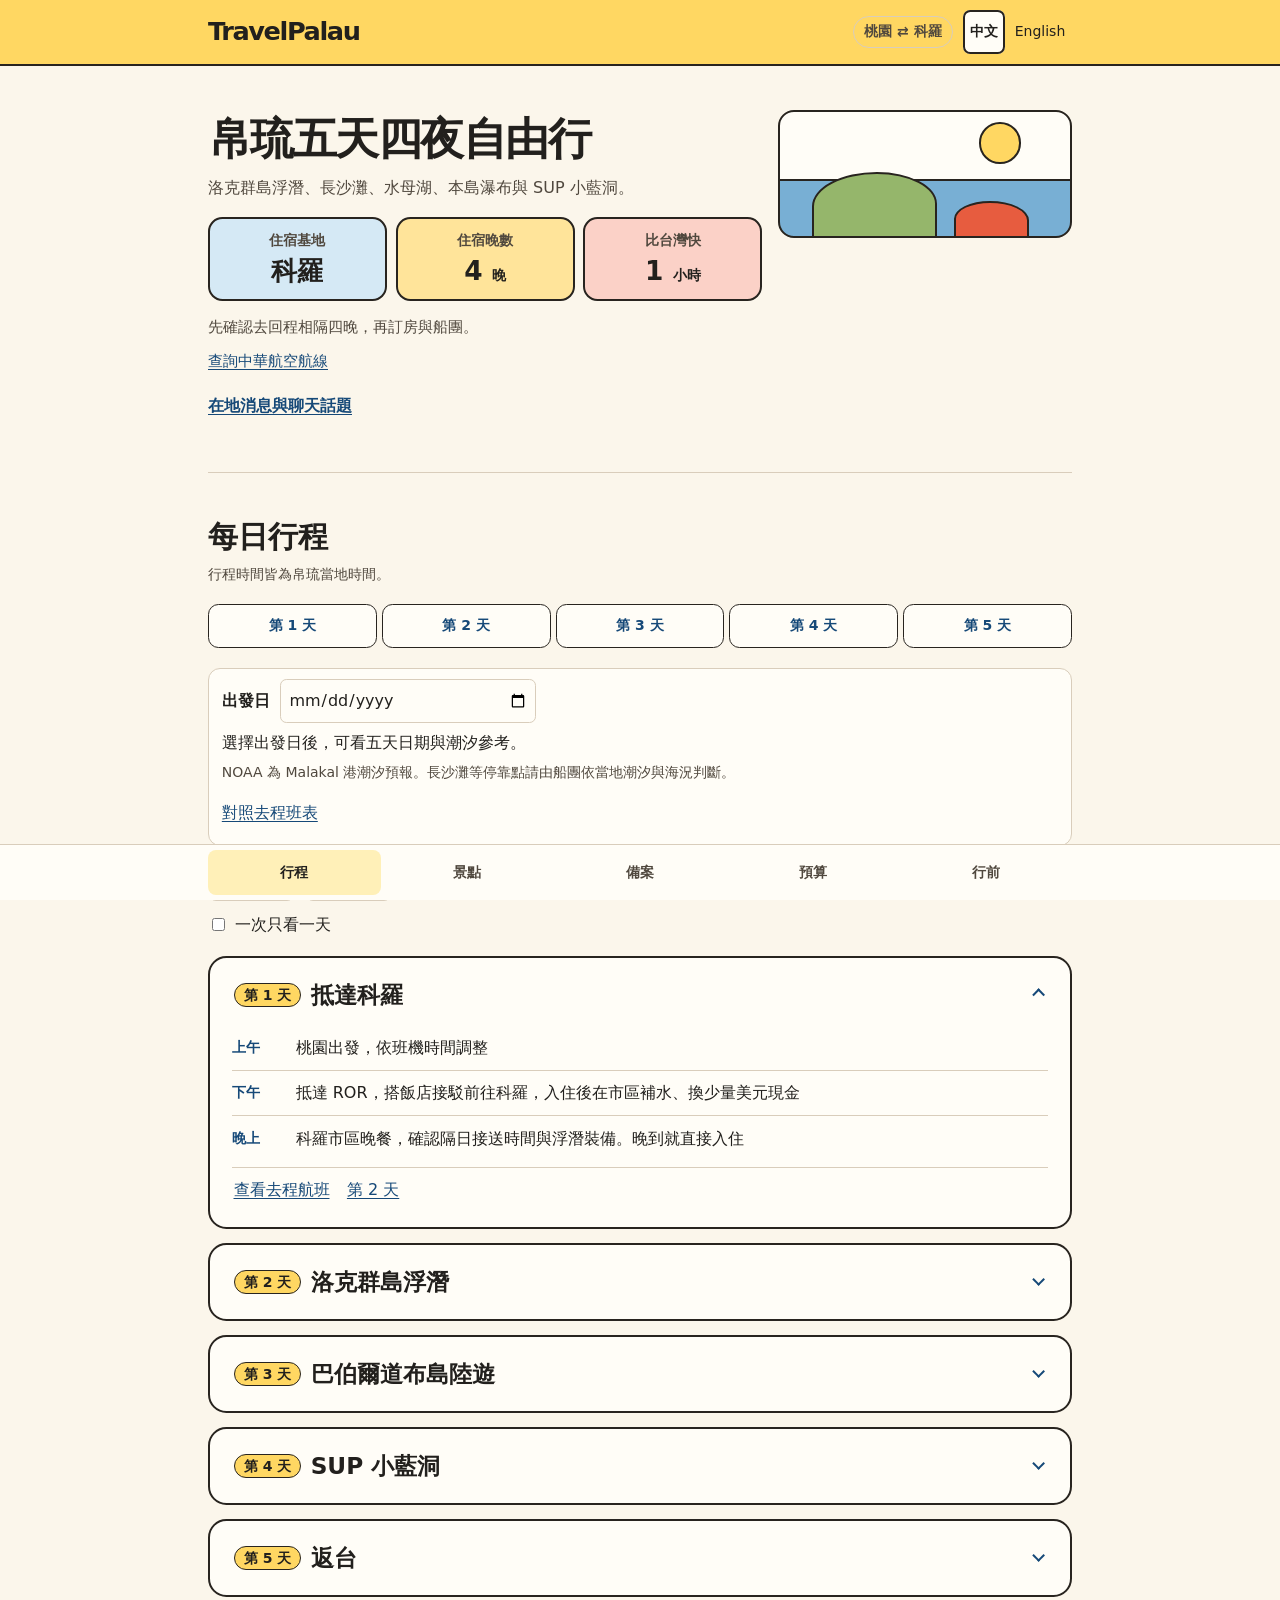
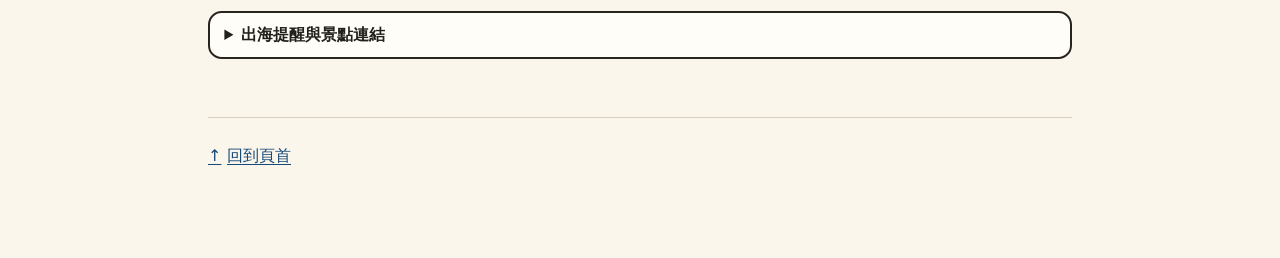
<file: index.html>
<!doctype html>
<html lang="zh-Hant">
<head>
<meta charset="utf-8">
<meta name="viewport" content="width=device-width, initial-scale=1, viewport-fit=cover">
<meta name="description" content="帛琉五天四夜自由行，包含科羅、洛克群島浮潛、瀑布和紅樹林，以及預算和入境準備。">
<title>帛琉五天四夜自由行</title>
<link rel="canonical" href="https://nibbles724bot.github.io/TravelPalau/index.html">
<link rel="alternate" hreflang="zh-Hant" href="https://nibbles724bot.github.io/TravelPalau/index.html">
<link rel="alternate" hreflang="en" href="https://nibbles724bot.github.io/TravelPalau/en.html">
<link rel="alternate" hreflang="x-default" href="https://nibbles724bot.github.io/TravelPalau/">
<meta property="og:title" content="帛琉五天四夜自由行">
<meta property="og:description" content="帛琉五天四夜自由行，包含科羅、洛克群島浮潛、瀑布和紅樹林，以及預算和入境準備。">
<meta property="og:locale" content="zh_TW">
<meta property="og:url" content="https://nibbles724bot.github.io/TravelPalau/index.html">
<meta property="og:type" content="website">
<meta property="og:image" content="https://nibbles724bot.github.io/TravelPalau/assets/palau-preview.jpg">
<meta property="og:image:width" content="1200">
<meta property="og:image:height" content="630">
<meta property="og:image:alt" content="帛琉洛克群島空拍">
<meta name="twitter:card" content="summary_large_image">
<meta name="theme-color" content="#fbf6eb">
<script src="language.js?v=travel-access"></script>
<link rel="stylesheet" href="styles.css?v=sight-directory">
<script src="navigation.js?v=trip-mobile" defer></script>
</head>
<body id="top">
<a class="skip" href="#main-content">跳到目前內容</a>
<header class="site-header">
  <div class="wrap">
    <div class="masthead">
      <a class="brand" href="#top">TravelPalau</a>
      <div class="header-tools"><span class="route">桃園 ⇄ 科羅</span>
        <nav class="language-switch" aria-label="網站語言">
          <a href="index.html" lang="zh-Hant" hreflang="zh-Hant" aria-current="page">中文</a>
          <a href="en.html" lang="en" hreflang="en">English</a>
        </nav>
      </div>
    </div>
  </div>
</header>
<main class="wrap" id="main-content" tabindex="-1">
  <section class="overview" aria-labelledby="trip-title">
    <div class="island-art" aria-hidden="true"><span></span><span></span><span></span></div>
    <h1 id="trip-title">帛琉五天四夜自由行</h1>
    <p class="intro">洛克群島浮潛、長沙灘、水母湖、本島瀑布與 SUP 小藍洞。</p>
    <dl class="trip-facts">
      <div><dt>住宿基地</dt><dd>科羅</dd></div>
      <div><dt>住宿晚數</dt><dd>4 <small>晚</small></dd></div>
      <div><dt>比台灣快</dt><dd>1 <small>小時</small></dd></div>
    </dl>
    <p class="flight-note">先確認去回程相隔四晚，再訂房與船團。 <a href="https://flights.china-airlines.com/en-tw/flights-from-taipei-to-koror-palau">查詢中華航空航線</a></p>
    <a class="community-shortcut" href="#community-news">在地消息與聊天話題</a>
  </section>
<section id="itinerary" aria-labelledby="itinerary-title">
<h2 id="itinerary-title">每日行程</h2>
<p class="itinerary-time">行程時間皆為帛琉當地時間。</p>
<nav class="jump" aria-label="按天前往"><a href="#day-1">第 1 天</a><a href="#day-2">第 2 天</a><a href="#day-3">第 3 天</a><a href="#day-4">第 4 天</a><a href="#day-5">第 5 天</a></nav>
<div class="departure-plan" hidden>
  <label for="departure-date">出發日</label>
  <input id="departure-date" type="date" autocomplete="off" min="2000-01-01" max="2099-12-27" aria-describedby="departure-status">
  <p id="departure-status" role="status"></p>
  <button type="button" id="clear-departure" hidden>清除出發日</button>
  <small class="tide-disclaimer">NOAA 為 Malakal 港潮汐預報。長沙灘等停靠點請由船團依當地潮汐與海況判斷。</small>
  <a href="#direct-flights">對照去程班表</a>
</div>
<div class="itinerary-controls" hidden>
  <div class="schedule-actions" role="group" aria-label="每日行程展開控制" hidden>
    <button type="button" data-schedule-open="true" aria-controls="day-list">展開五天</button>
    <button type="button" data-schedule-open="false" aria-controls="day-list">收起五天</button>
  </div>
  <label><input type="checkbox" id="single-day" autocomplete="off" aria-controls="day-list" aria-describedby="day-view-status"> 一次只看一天</label>
  <output id="day-view-status" aria-live="polite"></output>
</div>
<div class="days" id="day-list"><article id="day-1" aria-labelledby="day-1-label day-1-title">
<details class="day-schedule" open><summary class="day-heading"><h3><span class="day" id="day-1-label">第 1 天</span><span id="day-1-title">抵達科羅</span><time class="day-date" data-day-offset="0" hidden></time></h3></summary>
<dl><div><dt>上午</dt><dd>桃園出發，依班機時間調整</dd></div><div><dt>下午</dt><dd>抵達 ROR，搭飯店接駁前往科羅，入住後在市區補水、換少量美元現金</dd></div><div><dt>晚上</dt><dd>科羅市區晚餐，確認隔日接送時間與浮潛裝備。晚到就直接入住</dd></div></dl>
<nav class="day-actions" aria-label="第 1 天相關連結"><a href="#direct-flights">查看去程航班</a><a href="#day-2">第 2 天</a></nav>
</details>
</article>
<article id="day-2" aria-labelledby="day-2-label day-2-title">
<details class="day-schedule"><summary class="day-heading"><h3><span class="day" id="day-2-label">第 2 天</span><span id="day-2-title">洛克群島浮潛</span><time class="day-date" data-day-offset="1" hidden></time></h3></summary>
<dl><div><dt>上午</dt><dd>約 <time datetime="08:00">08:00</time>–<time datetime="09:00">09:00</time> 由科羅出發，搭快艇進洛克群島南潟湖。優先停靠黃金水母湖（Ongeim’l Tketau）。出發前向船團確認是否封閉，並取得含水母湖的許可，再依時間與海況安排牛奶湖和一處適合初學者的淺礁</dd></div><div><dt>下午</dt><dd>長沙灘島（Long Beach）是必訪站。由船團依退潮時段安排先後，若下午不適合，可與上午停靠站對調。約 <time datetime="16:00">16:00</time>–<time datetime="17:00">17:00</time> 回科羅</dd></div><div><dt>晚上</dt><dd>市區晚餐，休息</dd></div></dl>
<nav class="day-actions" aria-label="第 2 天相關連結"><a href="#jellyfish-lake">水母湖景點</a><a data-tide-day="2" href="https://tidesandcurrents.noaa.gov/noaatidepredictions.html?id=1841367">潮汐參考</a><a href="#sights-map">景點地圖</a><a href="#day-1">第 1 天</a><a href="#alternatives">出海備案</a><a href="#day-3">第 3 天</a></nav>
</details>
</article>
<article id="day-3" aria-labelledby="day-3-label day-3-title">
<details class="day-schedule"><summary class="day-heading"><h3><span class="day" id="day-3-label">第 3 天</span><span id="day-3-title">巴伯爾道布島陸遊</span><time class="day-date" data-day-offset="2" hidden></time></h3></summary>
<dl><div><dt>上午</dt><dd>約 <time datetime="09:00">09:00</time> 包車出發，前往恩加德馬烏瀑布（Ngardmau Waterfall），預留約 2–3 小時步行、休息與折返</dd></div><div><dt>下午</dt><dd>午餐後回科羅自由活動。若瀑布步道因大雨關閉，可改逛科羅博物館。</dd></div><div><dt>晚上</dt><dd>市區晚餐，確認隔日風浪與出團狀態</dd></div></dl>
<nav class="day-actions" aria-label="第 3 天相關連結"><a href="#sights-day-3">第 3 天景點說明</a><a href="#day-2">第 2 天</a><a href="#day-4">第 4 天</a></nav>
</details>
</article>
<article id="day-4" aria-labelledby="day-4-label day-4-title">
<details class="day-schedule"><summary class="day-heading"><h3><span class="day" id="day-4-label">第 4 天</span><span id="day-4-title">SUP 小藍洞</span><time class="day-date" data-day-offset="3" hidden></time></h3></summary>
<dl>
  <div><dt>白天</dt><dd>SUP 小藍洞是必訪。優先預訂含小藍洞的立式划槳導覽，依業者安排集合與返程。</dd></div>
  <div><dt>備案</dt><dd>若第 2 天沒去成水母湖或長沙灘，先請船團安排第 3 天補訪。若只能改第 4 天，先確認能否將 SUP 改第 3 天，再調整原定陸遊；兩團耗時較長，勿直接排在同一天。</dd></div>
  <div><dt>傍晚</dt><dd>有空且館方仍開放再逛 Etpison Museum。吊燈洞外側浮潛可另向業者詢問。晚上整理行李並確認隔日機場接送。</dd></div>
</dl>
<nav class="day-actions" aria-label="第 4 天相關連結"><a data-tide-day="4" href="https://tidesandcurrents.noaa.gov/noaatidepredictions.html?id=1841367">潮汐參考</a><a href="#sights-day-4">第 4 天景點說明</a><a href="#day-3">第 3 天</a><a href="#packing">行李清單</a><a href="#day-5">第 5 天</a></nav>
</details>
</article>
<article id="day-5" aria-labelledby="day-5-label day-5-title">
<details class="day-schedule"><summary class="day-heading"><h3><span class="day" id="day-5-label">第 5 天</span><span id="day-5-title">返台</span><time class="day-date" data-day-offset="4" hidden></time></h3></summary>
<dl><div><dt>上午</dt><dd>退房，依航班寄放行李。晚班機可安排 Belau National Museum 或市區午餐</dd></div><div><dt>下午</dt><dd>依航班出發，規劃起飛前約 3 小時抵達機場</dd></div><div><dt>晚上</dt><dd>依實際航班抵達桃園</dd></div></dl>
<nav class="day-actions" aria-label="第 5 天相關連結"><a href="#day-4">第 4 天</a></nav>
</details>
</article>
</div><details class="trip-map itinerary-notes"><summary>出海提醒與景點連結</summary><p>出海時間為規劃用。長沙灘能否登陸取決於潮汐。獨木舟可詢問是否有半日行程、最低成團人數及救生衣尺寸。館方營業日與售票時間建議出發前確認。 <a href="https://pristineparadisepalau.com/knowledge-base/?kbai_article_slug=what-to-know-before-visiting-palaus-rock-islands">洛克群島旅客指南</a> · <a href="https://www.paddlingpalau.net/day-tours.html">獨木舟業者</a> · <a href="https://www.etpisonmuseum.org/">Etpison Museum</a> · <a href="https://palaunationalmuseum.pw/">Belau National Museum</a></p></details></section>
<section id="sights" aria-labelledby="sights-title">
<h2 id="sights-title">景點導覽</h2>
<section class="sight-group" data-kind="explore" aria-labelledby="sight-group-explore">
<h3 id="sight-group-explore">探索景點</h3>
<div class="sight-directory">
<details class="trip-map sights-guide" id="top-sights">
  <summary>帛琉十大必玩景點</summary>
  <div class="sight-tools" hidden>
    <label for="sight-query">搜尋景點</label>
    <input type="search" id="sight-query" aria-describedby="sight-count" placeholder="例如 浮潛、Kayangel" autocomplete="off" enterkeyhint="search" aria-controls="sight-results">
    <label class="sight-filter"><input type="checkbox" id="sights-on-trip" aria-controls="sight-results">只看有行程連結</label>
    <label class="sight-filter"><input type="checkbox" id="sights-saved" aria-controls="sight-results">只看已收藏</label>
    <p id="sight-count" role="status" aria-atomic="true"></p>
    <button type="button" id="clear-sight-query" aria-controls="sight-results" hidden>清除搜尋與篩選</button>
  </div>
  <ol id="sight-results" aria-label="景點搜尋結果">
    <li value="1" id="rock-islands">
      <img class="sight-thumb" src="assets/rock-islands.webp" width="115" height="87" alt="海面上散布著翠綠的洛克群島" decoding="async">
      <div class="sight-copy"><h3>洛克群島 <span lang="en">Rock Islands</span></h3><p>翡翠色島嶼與深淺交錯的藍海，是帛琉代表性的景觀，也是世界自然與文化雙重遺產。</p><a href="#day-2">第 2 天行程</a><a href="https://www.google.com/maps/search/?api=1&amp;query=Rock%20Islands%20Southern%20Lagoon%20Palau">Google Maps</a></div>
    </li>
    <li value="2" id="scenic-flight">
      <img class="sight-thumb" src="assets/scenic-flight.webp" width="115" height="87" alt="透過小飛機窗戶俯瞰群島" decoding="async">
      <div class="sight-copy"><h3>小飛機空中環島</h3><p>搭小型飛機俯瞰七十群島。可詢問約 40–60 分鐘的觀景航程。</p><a href="https://www.google.com/maps/search/?api=1&amp;query=Palau%20International%20Airport%20scenic%20flights">Google Maps（機場區域）</a></div>
    </li>
    <li value="3" id="milky-way">
      <img class="sight-thumb" src="assets/milky-way.webp" width="115" height="87" alt="牛奶湖的淺藍綠色水域" decoding="async">
      <div class="sight-copy"><h3>牛奶湖 <span lang="en">Milky Way</span></h3><p>乳白與藍綠色交錯的潟湖，湖底有天然白色石灰泥。</p><a href="#day-2">第 2 天行程</a><a href="https://www.google.com/maps/search/?api=1&amp;query=Milky%20Way%20lagoon%20Palau">Google Maps</a></div>
    </li>
    <li value="4" id="jellyfish-lake">
      <img class="sight-thumb" src="assets/jellyfish-lake.webp" width="115" height="87" alt="水中聚集的黃金水母" decoding="async">
      <div class="sight-copy"><h3>黃金水母湖 <span lang="en">Jellyfish Lake</span></h3><p>有機會與黃金水母一同浮潛。出發前請確認湖區開放與近期水母狀況。</p><a href="#day-2">第 2 天必訪</a><a href="https://www.google.com/maps/search/?api=1&amp;query=Jellyfish%20Lake%20Ongeiml%20Tketau%20Palau">Google Maps</a></div>
    </li>
    <li value="5" id="long-beach">
      <img class="sight-thumb" src="assets/long-beach.webp" width="115" height="87" alt="藍綠色海面上的白色沙洲" decoding="async">
      <div class="sight-copy"><h3>長沙灘島 <span lang="en">Long Beach</span></h3><p>退潮時露出的白色沙洲，適合拍攝海島風景。能否登陸視潮汐而定。</p><a href="#day-2">第 2 天必訪・依潮汐登陸</a><a href="https://www.google.com/maps/search/?api=1&amp;query=Long%20Beach%20sandbar%20Palau">Google Maps</a></div>
    </li>
    <li value="6" id="big-drop-off">
      <img class="sight-thumb" src="assets/big-drop-off.webp" width="115" height="87" alt="潛水者游過珊瑚礁壁" decoding="async">
      <div class="sight-copy"><h3>海底大斷層 <span lang="en">Big Drop Off</span></h3><p>淺水珊瑚礁旁是陡降至深藍海域的礁壁，可依海況詢問適合的導覽。</p><a href="https://www.google.com/maps/search/?api=1&amp;query=Big%20Drop%20Off%20Ngemelis%20Palau">Google Maps</a></div>
    </li>
    <li value="7" id="german-channel">
      <img class="sight-thumb" src="assets/german-channel.webp" width="115" height="87" alt="鬼蝠魟在潛水者上方游過" decoding="async">
      <div class="sight-copy"><h3>德國水道 <span lang="en">German Channel</span></h3><p>知名魟魚觀賞區，有機會遇見大型鬼蝠魟，適合有經驗的潛水者。</p><a href="https://www.google.com/maps/search/?api=1&amp;query=German%20Channel%20Palau">Google Maps</a></div>
    </li>
    <li value="8" id="kayangel">
      <img class="sight-thumb" src="assets/kayangel.webp" width="115" height="87" alt="從空中俯瞰卡揚島環礁" decoding="async">
      <div class="sight-copy"><h3>卡揚島 <span lang="en">Kayangel</span></h3><p>帛琉北方人煙稀少的環礁，適合看原始自然景觀。船程須視海況安排。</p><a href="https://www.google.com/maps/search/?api=1&amp;query=Kayangel%20Atoll%20Palau">Google Maps</a></div>
    </li>
    <li value="9" id="nikko-bay">
      <img class="sight-thumb" src="assets/nikko-bay.webp" width="115" height="87" alt="黃色獨木舟朝石灰岩小島前進" decoding="async">
      <div class="sight-copy"><h3>Nikko Bay 獨木舟</h3><p>划過石灰岩島嶼、紅樹林與寧靜潟湖，可向業者指定詢問 Nikko Bay 路線。</p><a href="https://www.google.com/maps/search/?api=1&amp;query=Nikko%20Bay%20Koror%20Palau">Google Maps</a></div>
    </li>
    <li value="10" id="ngardmau-waterfall">
      <img class="sight-thumb" src="assets/ngardmau-waterfall.webp" width="115" height="87" alt="水流沿天使瀑布的岩壁落下" decoding="async">
      <div class="sight-copy"><h3>天使瀑布 <span lang="en">Ngardmau Waterfall</span></h3><p>沿熱帶森林步道走到瀑布，體驗帛琉本島的山林景色。</p><a href="#day-3">第 3 天行程</a><a href="https://www.google.com/maps/search/?api=1&amp;query=Ngardmau%20Waterfall%20Palau">Google Maps</a></div>
    </li>
  </ol>
</details>
<details class="trip-map" id="sights-map">
  <summary>帛琉景點地圖</summary>
  <figure>
    <a href="palau-map.png" target="_blank" rel="noopener" aria-label="在新分頁開啟帛琉景點原圖">
      <img src="palau-map.png" loading="lazy" width="696" height="804" alt="帛琉景點示意圖。北島在北側，科羅與機場位於中部，洛克群島及浮潛點在科羅西南方，貝里琉與安格島在南端。">
    </a>
    <figcaption>點選圖片，在新分頁開啟原圖放大查看。</figcaption>
  </figure>
</details>
</div>
</section>
<section class="sight-group" data-kind="water" aria-labelledby="sight-group-water">
<h3 id="sight-group-water">行程與水上活動</h3>
<div class="sight-directory">
<details class="trip-map day-spot-guide" id="sights-day-3">
  <summary>第 3 天景點說明</summary>
  <div class="day-spot-list">
    <div><img class="sight-thumb" src="assets/ngardmau-waterfall.webp" width="115" height="87" alt="天使瀑布沿岩壁落下"><div class="spot-copy"><h3>恩加德馬烏瀑布（天使瀑布）</h3><p>沿森林步道走到北島瀑布。行程已預留來回健行與休息時間，大雨過後請先確認步道是否開放。</p><a href="https://pristineparadisepalau.com/beyond-the-dive/">帛琉觀光局</a> · <a href="https://www.google.com/maps/search/?api=1&amp;query=Ngardmau%20Waterfall%20Palau">Google Maps</a></div></div>
  </div>
</details>
<details class="trip-map day-spot-guide" id="sights-day-4">
  <summary>第 4 天景點說明</summary>
  <div class="day-spot-list">
    <div><div class="spot-copy" id="sup-little-blue-hole"><h3>SUP 小藍洞</h3><p>LT DIVE 的立式划槳路線穿過紅樹林水道，包含小藍洞。訂位時請確認當天是否能到小藍洞、集合時段、費用與改期條款。</p><a href="https://ltdive.com/beyond-diving-discover-palau-by-sup-2/">LT DIVE</a> · <a href="#day-4">第 4 天必訪</a></div></div>
    <div><figure class="spot-photo"><img src="assets/chandelier-cave.jpg" width="540" height="720" alt="吊燈洞內部的石灰岩鐘乳石"><figcaption><a href="https://commons.wikimedia.org/wiki/File:Chandelier_cave_chamber_(4590695436).jpg">Lakshmi Sawitri</a> · <a href="https://creativecommons.org/licenses/by/2.0/">CC BY 2.0</a></figcaption></figure><div class="spot-copy"><h3>吊燈洞 Chandelier Cave</h3><p>洞內是水肺潛點。這份行程只考慮由導遊確認的洞口外側開放水域浮潛；照片為洞內景觀。</p><a href="https://www.google.com/maps/search/?api=1&amp;query=Chandelier%20Cave%20Koror%20Palau">Google Maps</a> · <a href="https://www.padi.com/dive-site/palau/chandelier-cave/">PADI</a></div></div>
    <div><figure class="spot-photo"><img src="assets/etpison-museum.jpg" width="720" height="480" alt="科羅 Etpison Museum 外觀"><figcaption><a href="https://commons.wikimedia.org/wiki/File:Etpison_museum_and_gallery,_Koror,_Palau.jpg">LuxTonnerre</a> · <a href="https://creativecommons.org/licenses/by/2.0/">CC BY 2.0</a></figcaption></figure><div class="spot-copy"><h3>Etpison Museum</h3><p>可留意帛琉的傳統錢幣、帛琉與雅浦島的舟具，以及用木雕呈現在地故事的故事板。</p><a href="https://www.etpisonmuseum.org/about-us/">館藏介紹</a> · <a href="https://www.google.com/maps/search/?api=1&amp;query=Etpison%20Museum%20Koror%20Palau">Google Maps</a></div></div>
  </div>
</details>
<details class="trip-map travel-reference" id="snorkel-spots">
  <summary>浮潛看點：鯊魚城到水母湖</summary>
  <ul class="water-site-photos">
    <li><figure><img src="assets/reef-shark.jpg" width="720" height="539" alt="帛琉 Clarence’s Wall 的白鰭礁鯊與潛水者" decoding="async"><figcaption>帛琉礁鯊示意 · <a href="https://commons.wikimedia.org/wiki/File:White_Tip_Reef_Shark_and_diver_on_Clarence%27s_Wall%2C_Palau_%2810059067425%29.jpg">Matt Kieffer</a> · <a href="https://creativecommons.org/licenses/by-sa/2.0/">CC BY-SA 2.0</a></figcaption></figure><div><h4>鯊魚城</h4><p>在水面觀察礁鯊。選擇不餵食或引誘野生動物的行程，與鯊魚保持距離。 <a href="https://www.google.com/maps/search/?api=1&amp;query=Shark%20City%20snorkeling%20Palau">Google Maps</a></p></div></li>
    <li><figure><img src="assets/giant-clam.jpg" width="720" height="480" alt="張開外套膜的硨磲貝" decoding="async"><figcaption>硨磲貝示意 · <a href="https://commons.wikimedia.org/wiki/File:Giant_Clam_%28Tridacna%29.jpg">NOAA</a></figcaption></figure><div><h4>干貝城</h4><p>在淺水觀察大型硨磲貝與外套膜的色彩，手腳與蛙鞋都保持距離。 <a href="https://www.google.com/maps/search/?api=1&amp;query=Giant%20Clam%20City%20Palau">Google Maps</a></p></div></li>
    <li><figure><img src="assets/big-drop-off.webp" width="115" height="87" alt="大斷層的潛水者與珊瑚礁壁" decoding="async"></figure><div><h4>大斷層</h4><p>珊瑚礁邊緣陡降入深水，沿礁可觀察熱帶魚，偶爾也會遇到海龜。請導遊依流況評估浮潛區。 <a href="https://www.google.com/maps/search/?api=1&amp;query=Big%20Drop%20Off%20Ngemelis%20Palau">Google Maps</a></p></div></li>
    <li><figure><img src="assets/milky-way.webp" width="115" height="87" alt="牛奶湖的淺藍綠色水域" decoding="async"></figure><div><h4>牛奶湖</h4><p>乳白藍綠的水色來自細白泥。依導遊及現場規定活動。 <a href="https://www.google.com/maps/search/?api=1&amp;query=Milky%20Way%20lagoon%20Palau">Google Maps</a></p></div></li>
    <li><figure><img src="assets/jellyfish-lake.webp" width="115" height="87" alt="黃金水母聚集在水母湖" decoding="async"></figure><div><h4>黃金水母湖</h4><p>先辦水母湖許可，再確認當天是否封閉。晴天時黃金水母常上午往東、午後往西，分布隨日照而變，由導遊帶往適合觀察的位置。依現場規定穿蛙鞋，放慢踢水、保持距離，避免觸碰水母。 <a href="https://www.google.com/maps/search/?api=1&amp;query=Jellyfish%20Lake%20Ongeiml%20Tketau%20Palau">Google Maps</a></p></div></li>
  </ul>
  <p><a href="https://coralreefpalau.org/research/marine-lakes/jellyfish-lake/">黃金水母與日照</a> · <a href="https://www.kororstategov.com/tourist.html">科羅州訪客資訊</a></p>
</details>
<details class="trip-map travel-reference" id="dive-sites">
  <summary>水肺潛點與課程</summary>
  <ul class="water-site-photos">
    <li><figure><img src="assets/blue-corner.jpg" width="720" height="480" alt="藍角水下的魚群" decoding="async"><figcaption><a href="https://commons.wikimedia.org/wiki/File:Diving_in_Blue_Corner%2C_Palau_-_fish.jpg">LuxTonnerre</a> · <a href="https://creativecommons.org/licenses/by/2.0/">CC BY 2.0</a></figcaption></figure><div><h4>Blue Corner 藍角</h4><p>著名的外礁角，常見強流與成群魚類。 <a href="https://www.google.com/maps/search/?api=1&amp;query=Blue%20Corner%20dive%20site%20Palau">Google Maps</a></p></div></li>
    <li><figure><img src="assets/blue-holes.jpg" width="480" height="720" alt="潛水者下潛進入藍洞主洞室" decoding="async"><figcaption><a href="https://commons.wikimedia.org/wiki/File:Divers_descending_into_the_main_cavern_of_Blue_Hole%2C_Palau_Islands%2C_Micronesia.jpg">Aquaimages</a> · <a href="https://creativecommons.org/licenses/by-sa/2.5/">CC BY-SA 2.5</a></figcaption></figure><div><h4>Blue Holes 藍洞</h4><p>礁盤開口通向水下洞室，以光束和地形著名。洞室要由合資格的水肺導遊評估。 <a href="https://www.google.com/maps/search/?api=1&amp;query=Blue%20Holes%20dive%20site%20Palau">Google Maps</a></p></div></li>
    <li><figure><img src="assets/big-drop-off.webp" width="115" height="87" alt="大斷層的潛水者與珊瑚礁壁" decoding="async"></figure><div><h4>Big Drop Off 大斷層</h4><p>以珊瑚礁壁聞名，入水點依海況與活動類型決定。 <a href="https://www.google.com/maps/search/?api=1&amp;query=Big%20Drop%20Off%20Ngemelis%20Palau">Google Maps</a></p></div></li>
  </ul>
  <p>一般水肺團出海前會查驗 Open Water 或同等證照。未持證就安排浮潛；想試水肺可另向教練詢問體驗潛水。藍角、藍洞和大斷層是否適合，請由業者依證照、經驗和當天海況判斷。</p><p>Open Water 通常約 3–4 天；USD 550 只作初步抓預算，有些課程更高，應請業者報價。完成訓練與評核後才核發證照。另問船潛與許可費、氣瓶、配重、午餐、裝備和 Nitrox 是否包含。</p>
  <p><a href="https://www.splash-palau.com/en/divetour/diving-point/">當地潛點資料</a> · <a href="https://www.samstours.com/padi-courses">課程天數參考</a> · <a href="https://www.splash-palau.com/en/divetour/pricelist.html">潛水費用項目</a></p>
</details>
</div>
</section>
<section class="sight-group" data-kind="local" aria-labelledby="sight-group-local">
<h3 id="sight-group-local">在地情報</h3>
<div class="sight-directory">
<details class="trip-map community-guide" id="community-news">
  <summary>風土民情與近期消息</summary>
  <p class="community-intro">2026 年 11 月的在地消息，附拜訪時可用的聊天開場。</p>
  <div class="community-stories">
    <article>
      <time datetime="2026-11-17">11 月 17 日</time>
      <h3>帛琉與台灣交流傳統航海</h3>
      <p>密克羅尼西亞航海學會、帛琉社區學院與台灣海洋教育團隊簽署合作備忘錄，聚焦傳統導航教育與文化交流，合作自 12 月 1 日起生效。</p>
      <div class="conversation"><strong>聊天開場</strong><p>如果想在科羅認識傳統航海文化，你會推薦從哪裡開始？</p><p lang="en">Where would you recommend learning about traditional navigation in Koror?</p></div>
      <a href="https://islandtimes.org/a-partnership-rooted-in-shared-ocean-heritage/">Island Times</a>
    </article>
    <article>
      <time datetime="2026-11-16">11 月 16 日</time>
      <h3>Ngaraard 社區辦料理課</h3>
      <p>Peace Winds 在 Ngaraard 州政府大樓舉辦料理課，邀請大使館廚師示範，並安排友誼料理比賽。</p>
      <div class="conversation"><strong>聊天開場</strong><p>第一次來帛琉，你會推薦我先試哪一道在地料理？</p><p lang="en">What local dish would you recommend to someone visiting Palau for the first time?</p></div>
      <a href="https://pristineparadisepalau.com/events/ngaraard-cooking-class/">帛琉觀光局</a>
    </article>
    <article>
      <h3>帛琉國旗：海上的月亮</h3>
      <p>淺藍色象徵太平洋，略偏左的金色圓形代表滿月。帛琉政府還提到滿月與捕魚、種植及收穫的傳統連結。</p>
      <div class="conversation"><strong>聊天開場</strong><p lang="en">What does the moon on Palau’s flag mean to you?</p></div>
      <a href="https://www.palaugov.pw/about-palau/flag/">帛琉政府國旗介紹</a>
    </article>
  </div>
</details>
<details class="trip-map travel-reference country-brief" id="country-brief">
  <summary>觀光數據與國家概況</summary>
  <div class="brief-body">
    <section><h3>2015–2025 觀光入境人次</h3>
      <p>按帛琉政府會計年度（FY）統計。2021 年降至 3,400 人次，2025 年回升至 65,558 人次。</p>
      <dl class="brief-bars"><div><dt>FY2015</dt><dd>168,424</dd><span aria-hidden="true" style="--share:84.21%"></span></div><div><dt>FY2016</dt><dd>146,268</dd><span aria-hidden="true" style="--share:73.13%"></span></div><div><dt>FY2017</dt><dd>121,670</dd><span aria-hidden="true" style="--share:60.83%"></span></div><div><dt>FY2018</dt><dd>115,564</dd><span aria-hidden="true" style="--share:57.78%"></span></div><div><dt>FY2019</dt><dd>89,379</dd><span aria-hidden="true" style="--share:44.69%"></span></div><div><dt>FY2020</dt><dd>41,628</dd><span aria-hidden="true" style="--share:20.81%"></span></div><div><dt>FY2021</dt><dd>3,400</dd><span aria-hidden="true" style="--share:1.70%"></span></div><div><dt>FY2022</dt><dd>9,247</dd><span aria-hidden="true" style="--share:4.62%"></span></div><div><dt>FY2023</dt><dd>35,052</dd><span aria-hidden="true" style="--share:17.53%"></span></div><div><dt>FY2024</dt><dd>52,661</dd><span aria-hidden="true" style="--share:26.33%"></span></div><div><dt>FY2025</dt><dd>65,558</dd><span aria-hidden="true" style="--share:32.78%"></span></div></dl>
    </section>
    <section><h3>2026 年 1–9 月主要客源</h3>
      <p>共 63,948 人次。台灣在單一客源市場中排名第二，「其他地區」為多個市場加總。</p>
      <dl class="brief-bars"><div><dt>中國大陸</dt><dd>22,671</dd><span aria-hidden="true" style="--share:100.00%"></span></div><div><dt>台灣</dt><dd>10,746</dd><span aria-hidden="true" style="--share:47.40%"></span></div><div><dt>日本</dt><dd>9,222</dd><span aria-hidden="true" style="--share:40.68%"></span></div><div><dt>美國及加拿大</dt><dd>8,629</dd><span aria-hidden="true" style="--share:38.06%"></span></div><div><dt>其他地區</dt><dd>12,680</dd><span aria-hidden="true" style="--share:55.93%"></span></div></dl>
      <p><a href="https://www.palaugov.pw/executive-branch/ministries/finance/budgetandplanning/immigration-tourism-statistics/">帛琉政府觀光入境統計</a></p>
    </section>
    <section><h3>國家 SWOT 分析</h3>
      <p>依提供的資料整理，供出差前討論。</p>
      <div class="swot-grid"><section class="swot-card" data-kind="S"><h4>S · 優勢</h4><ul><li>世界級海洋資源</li><li>稀有自然景觀</li><li>美國國防保障</li><li>使用美元</li><li>與台灣的外交合作</li></ul></section><section class="swot-card" data-kind="W"><h4>W · 劣勢</h4><ul><li>人口與市場規模小</li><li>製造業規模有限</li><li>物資依賴進口</li><li>人力與運輸成本高</li><li>專業人才不足</li></ul></section><section class="swot-card" data-kind="O"><h4>O · 機會</h4><ul><li>高端精品觀光</li><li>藍色經濟</li><li>永續能源</li><li>水產養殖</li><li>國際建設援助</li></ul></section><section class="swot-card" data-kind="T"><h4>T · 威脅</h4><ul><li>氣候變遷</li><li>海平面上升</li><li>地緣政治競爭</li><li>觀光市場波動</li><li>國際物價上漲</li></ul></section></div>
    </section>
  </div>
</details>
</div>
</section>
</section>
<section id="alternatives" aria-labelledby="alternatives-title">
  <h2 id="alternatives-title">海況備案與門票</h2>
  <div class="backup-grid">
    <article class="backup-plan">
      <h3>第 2 天停航怎麼辦？</h3>
      <p>先請船團確認能否改到第 3 或第 4 天。</p>
      <dl class="backup-options">
        <div><dt>改第 3 天</dt><dd>優先補訪水母湖與長沙灘，視船程調整<a href="#day-3">本島陸遊</a>。</dd></div>
        <div><dt>改第 4 天</dt><dd>若船團只能第 4 天補訪，先確認 SUP 能否改第 3 天。再依水母湖開放狀態和長沙灘退潮窗口決定停靠順序。</dd></div>
        <div><dt>仍無法出海</dt><dd>改逛科羅雙館，在市區吃午餐，再回住宿休息。</dd></div>
      </dl>
    </article>
    <article>
      <h3>洛克群島許可</h3>
      <dl class="permit-prices">
        <div><dt>一般許可</dt><dd>USD 50</dd></div>
        <div><dt>含水母湖</dt><dd>USD 100</dd></div>
      </dl>
      <p>以上為每位成人的預算。本行程以含水母湖的 USD 100 許可估算。含水母湖的許可也涵蓋其他指定觀光區。訂團前請確認費用、效期、第 4 天能否沿用，以及團費是否已包含許可。</p>
      <a href="https://kororstategov.com/pdf/Fact%20Sheet_2.15.13.pdf">科羅州政府許可說明</a>
    </article>
    <article>
      <h3>水母湖是優先停靠站</h3>
      <p>預訂明確包含水母湖的第 2 天船團，並辦理含水母湖的許可。付款前及出發前都請船團確認是否封閉。水母監測可用來看族群狀況；入湖開放依科羅州與船團現場公告。若暫停入湖，優先請業者協助改到第 3 或第 4 天。 <a href="https://coralreefpalau.org/research/marine-lakes/jellyfish-lake-conditions-and-forecast/">湖況與水母監測</a></p>
    </article>
    <article>
      <h3>浮潛與步道注意事項</h3>
      <p>浮潛時穿救生衣、跟隨導遊，依能力選擇水域。穿防磨衣遮陽，避免踩踏珊瑚。</p>
      <p>瀑布步道穿止滑鞋，水位上升或步道封閉時就折返。</p>
      <a href="https://pristineparadisepalau.com/knowledge-base/?kbai_article_slug=palau-conservation-laws-visitors-should-know-2">帛琉觀光局保育規範</a>
    </article>
  </div>
</section>
<section id="budget" aria-labelledby="budget-title">
  <h2 id="budget-title">每人預算</h2>
  <div class="budget-total">
    <strong>NT$36,000–57,000</strong>
    <span>五天四夜，含往返機票；SUP 費用待報價</span>
    <span class="fee-qualifier"><strong>環境費</strong> 機票未含時，另加 USD 100（約 NT$3,200）。</span>
  </div>
  <div class="budget-heading">
    <h3>費用明細</h3>
    <p>試算匯率 US$1 ≈ NT$32</p>
  </div>
  <div class="budget-ledger">
  <dl class="budget-grid">
    <div><dt>往返機票 <small>桃園－科羅經濟艙</small></dt><dd><strong>NT$16,000–24,000</strong></dd></div>
    <div><dt>科羅住宿 <small>四晚，雙人同房、每人分攤</small></dt><dd><strong>約 NT$5,760–9,600</strong><small>USD 180–300</small></dd></div>
    <div><dt>海上活動 <small>快艇與浮潛導覽，SUP 另詢價</small></dt><dd><strong>約 NT$5,760–9,600</strong><small>USD 180–300</small></dd></div>
    <div><dt>當地交通 <small>機場接駁、陸遊包車</small></dt><dd><strong>約 NT$2,240–4,160</strong><small>USD 70–130</small></dd></div>
    <div><dt>餐飲</dt><dd><strong>約 NT$2,880–4,800</strong><small>USD 90–150</small></dd></div>
    <div><dt>許可與門票 <small>洛克群島、步道、博物館</small></dt><dd><strong>約 NT$3,200–4,480</strong><small>USD 100–140</small></dd></div>
  </dl>
  <dl class="budget-subtotal"><div><dt>當地費用小計</dt><dd><strong>約 NT$19,840–32,640</strong><small>USD 620–1,020</small></dd></div></dl>
  </div>
  <div class="budget-footnote">
    <h3>環境費</h3>
    <p>USD 100（約 NT$3,200）。購票時確認票價是否已包含。 <a href="https://bcbp.pw/?page_id=165">帛琉移民機關</a></p>
  </div>
</section>
<section id="booking" aria-labelledby="booking-title"><h2 id="booking-title">訂位與出發前準備</h2>
<nav class="booking-links" aria-label="行前快速跳轉">
  <a href="#palau-entry">免簽與入境卡</a>
  <a href="#direct-flights">直飛航班</a>
  <a href="#december-travel">12 月概況</a>
  <a href="#reservations">訂位與入境</a>
  <a href="#packing">行李清單</a>
  <a href="#travel-essentials">實用須知</a>
  <a href="#tour-contacts">業者聯絡</a>
  <a href="#emergency">緊急聯絡</a>
</nav>
<div class="season-guide flight-guide" id="palau-entry" role="region" aria-labelledby="palau-entry-title">
  <h3 id="palau-entry-title">帛琉免簽與入境卡</h3>
  <p>持台灣護照赴帛琉旅遊可免簽停留最多 90 天。請備妥效期至少 6 個月的護照與回程機票。若赴帛琉工作，先向官方確認所需許可。</p>
  <p><strong>仍須填電子入境卡。</strong> 請在預計抵達前 72 小時內、登機報到前完成 Palau Entry Form。把 QR Code 截圖或列印，報到及抵達時出示。</p>
  <a href="https://www.palautravel.pw/entryform.html">填寫官方入境卡</a>
  <a href="https://www.boca.gov.tw/sp-foof-countrycp-01-7-21341-02-1.html">台灣外交部入境資訊</a>
</div>
<div class="offline-tools" role="group" aria-label="離線行程" hidden>
  <button type="button" id="prepare-offline" aria-describedby="offline-state">儲存離線行程</button>
  <p id="offline-state" role="status"></p>
</div>
<details class="trip-map travel-reference" id="travel-essentials"><summary>實用須知</summary>
<p>帛琉的網路整體普通偏弱。觀光區普遍可刷信用卡，但仍要準備小額美元現金。</p>
<ul><li><h4 id="sunscreen-rules">防曬禁令</h4><p>帛琉禁止攜入或使用含違禁成分的防曬。依官方清單核對成分，可選氧化鋅或二氧化鈦為主要防曬成分的合規產品，多帶一罐備用。 <a href="https://www.palaugov.pw/wp-content/uploads/2020/03/Sunscreen-Regulations-2020.pdf">帛琉防曬規範</a></p></li>
<li><h4 id="entry-pledge">Palau Pledge</h4><p>入境時在護照上簽署承諾，尊重帛琉的生態、文化與社區。 <a href="https://palaupledge.com/">承諾內容</a></p></li>
<li id="emergency"><h4>緊急電話與醫療</h4><p>當地緊急電話 <a href="tel:911">911</a>。Belau National Hospital 位於科羅的 Meyuns，急診 <a href="tel:+6804882558">+680 488 2558</a>。嚴重傷病可能需要轉送。 <a href="https://www.palaugov.pw/phone-numbers/">政府電話簿</a> · <a href="https://www.google.com/maps/search/?api=1&amp;query=Belau%20National%20Hospital%20Meyuns%20Palau">醫院地圖</a></p></li>
<li><h4 id="mobile-data">上網、eSIM 與 SIM</h4><p>PNCC 是帛琉主要電信業者之一。科羅和 Airai 的行動網路相對較好，離島和船上訊號不穩。辦公前先詢問飯店 Wi‑Fi；PNCC 科羅門市可辦預付 eSIM，科羅與 Airai 門市有實體 SIM。出海前下載地圖、入境 QR Code 和訂位資料。 <a href="https://www.pnccpalau.com/visitors">PNCC 旅客方案與門市</a></p></li>
<li><h4>插座與電壓</h4><p>帛琉是美規 Type A／B、120 V／60 Hz。相同插型且標示 100–240 V 的台灣手機、筆電充電器通常可直接使用；只標 110 V 的電器先確認相容性。 <a href="https://www.palauconsulate.be/index.php/en/about-palau">帛琉領事館資料</a></p></li>
<li><h4>信用卡與美元</h4><p>飯店和多數觀光商家可刷主要信用卡。小店可能只收現金，請備小額美元，並先問船團是否可刷卡及有無手續費。 <a href="https://travel.gc.ca/destinations/palau">加拿大旅遊資訊</a></p></li>
<li><h4>租水底相機</h4><p>可向 Splash 詢問水底相機租借，先確認日期、庫存、防水殼、記憶卡、押金及影像交付方式。 <a href="https://www.splash-palau.com/en/about/splash.html">Splash 租借服務</a></p></li></ul></details>
<details class="trip-map travel-reference" id="tour-contacts"><summary>業者與景點聯絡方式</summary><ul><li><h4>Paddling Palau</h4><p>洛克群島、Nikko Bay 與水母湖船團詢問 <a href="mailto:info@paddlingpalau.net">info@paddlingpalau.net</a> · <a href="https://www.paddlingpalau.net/contact-us.html">官方聯絡資訊</a></p></li><li><h4>Pacific Mission Aviation</h4><p>空中環島，請確認集合點 <a href="https://wa.me/6807752747">WhatsApp +680 775 2747</a> · <a href="https://pmapacific.org/fly/palau-scenic-flights/">官方聯絡資訊</a></p></li><li><h4>Splash Dive Center</h4><p>水肺、體驗潛水、浮潛與水底相機租借詢問 <a href="tel:+6804882600">+680 488 2600 ext. 485</a> · <a href="https://www.splash-palau.com/en/contact/">官方聯絡資訊</a></p></li><li><h4>Etpison Museum</h4><p>館藏、開放時間與團體參觀 <a href="tel:+6804886730">+680 488 6730</a> · <a href="https://www.etpisonmuseum.org/">官方聯絡資訊</a></p></li></ul></details>
<div class="season-guide flight-guide">
  <h3 id="direct-flights">桃園直飛帛琉航班</h3>
  <p>2026 年 11 月，這條直飛航線由中華航空營運，每週約 4 班，飛行時間約 3 小時 45–55 分鐘。</p>
  <p id="flight-date-match" role="status" hidden></p>
  <table aria-labelledby="direct-flights" aria-describedby="flight-time-note">
    <caption class="sr-only">2026 年 11 月去程航班參考</caption>
    <thead><tr><th scope="col">班號／飛行日</th><th scope="col">桃園 TPE 出發</th><th scope="col">帛琉 ROR 抵達</th></tr></thead>
    <tbody>
      <tr data-flight-days="1,4"><th scope="row">CI030 <small>週一、週四</small></th><td><time datetime="09:40">09:40</time></td><td><time datetime="14:35">14:35</time></td></tr>
      <tr data-flight-days="3,6"><th scope="row">CI028 <small>週三、週六</small></th><td><time datetime="12:25">12:25</time></td><td><time datetime="17:10">17:10</time></td></tr>
    </tbody>
  </table>
  <p class="flight-guide-note" id="flight-time-note">出發與抵達皆為當地時間。帛琉比台灣快 1 小時，訂票前請以航空公司顯示的日期與班表為準。</p>
  <a href="https://flights.china-airlines.com/en-tw/flights-from-taipei-to-koror-palau">查詢中華航空實際班表</a>
</div>
<div class="season-guide">
  <h3 id="december-travel">帛琉 12 月旅遊條件</h3>
  <p class="season-period">乾季初期 · 旅遊旺季</p><p class="season-caution">乾季初期，仍可能有陣雨，海況會變動。</p>
  <dl class="season-facts">
    <div><dt>白天氣溫</dt><dd>約 28–31°C</dd></div>
    <div><dt>海水溫度</dt><dd>約 28–29°C</dd></div>
    <div><dt>台灣直飛</dt><dd>約 4 小時</dd></div>
    <div><dt>當地時差</dt><dd>比台灣快 1 小時</dd></div>
    <div><dt>使用貨幣</dt><dd>美元 USD</dd></div>
    <div><dt>當地官方語言</dt><dd>帛琉語、英語</dd></div>
  </dl>
  <dl class="season-ratings">
    <div><dt>浮潛</dt><dd><span aria-hidden="true">★★★★★</span><span class="sr-only">5 顆星</span></dd></div>
    <div><dt>水肺潛水</dt><dd><span aria-hidden="true">★★★★★</span><span class="sr-only">5 顆星</span></dd></div>
    <div><dt>風景攝影</dt><dd><span aria-hidden="true">★★★★★</span><span class="sr-only">5 顆星</span></dd></div>
  </dl>
</div>
<h3 class="booking-heading" id="reservations">訂位與出發清單</h3>
<ol class="reservation-steps"><li><strong>訂機票與四晚住宿。</strong>先確認第 1 天抵達、第 5 天出發，並把航班號與抵達時間交給飯店安排雙程接駁。</li>
<li><strong>訂海上活動與陸遊。</strong>優先鎖定第 2 天船團，指定水母湖與長沙灘，再預訂第 4 天含小藍洞的 SUP，並確認第 3、4 天能否因潮汐或湖區封閉改期。付款前確認海況取消與改期條款、接送、餐飲、裝備與門票。若需要中文導覽，訂位時確認。</li>
<li><strong>準備入境文件。</strong> 備妥護照、回程機票與入境 QR Code。 <a href="#palau-entry">查看免簽與入境卡</a></li>
<li><strong>整理裝備。</strong>帶防磨衣、防水袋、止滑鞋、可重複使用的水瓶、美元零鈔，並核對旅遊保險是否涵蓋浮潛與獨木舟。</li>
</ol>
<h3 class="booking-heading" id="packing">行李清單</h3>
<div class="packing-progress" hidden>
  <p id="packing-remaining"></p>
  <label class="packing-filter"><input type="checkbox" id="packing-unpacked" aria-controls="packing-items">只顯示未打包</label>
  <output id="packing-count" aria-live="polite"></output>
  <progress id="packing-meter" aria-describedby="packing-count packing-remaining" aria-label="行李打包進度" value="0"></progress>
  <p id="packing-done" hidden>全部打包完成。</p>
</div>
<div class="packing-list" id="packing-items" role="group" aria-labelledby="packing">
  <fieldset><legend>證件與付款 <small class="packing-group-count" hidden></small></legend>
    <label><input type="checkbox" name="passport"><span>護照 <small class="packing-note">入境帛琉時須至少剩 6 個月效期（台灣護照）</small></span></label>
    <label><input type="checkbox" name="entry-qr"><span>入境表 QR Code（離線截圖）</span></label>
    <label><input type="checkbox" name="bookings"><span>回程機票、住宿與活動訂位資料</span></label>
    <label><input type="checkbox" name="payment"><span>美元小額現金與信用卡</span></label>
  </fieldset>
  <fieldset><legend>浮潛與出海 <small class="packing-group-count" hidden></small></legend>
    <label><input type="checkbox" name="swimwear"><span>泳衣、防磨衣 <small class="packing-note">防磨衣是浮潛時可套在泳衣外的貼身快乾上衣，能減少救生衣摩擦，也能遮陽。</small></span></label>
    <label><input type="checkbox" name="dry-bag"><span>防水袋、手機防水套</span></label>
    <label><input type="checkbox" name="towel"><span>快乾毛巾、替換衣物</span></label>
    <label><input type="checkbox" name="snorkel"><span>面鏡與呼吸管（向船團確認是否提供）</span></label>
    <label><input type="checkbox" name="water-shoes"><span>涉水鞋或包覆式涼鞋</span></label>
  </fieldset>
  <fieldset><legend>瀑布與陸遊 <small class="packing-group-count" hidden></small></legend>
    <label><input type="checkbox" name="trail-shoes"><span>止滑步行鞋、襪子</span></label>
    <label><input type="checkbox" name="rainwear"><span>輕便雨衣</span></label>
    <label><input type="checkbox" name="sun-protection"><span>遮陽帽、太陽眼鏡</span></label>
    <label><input type="checkbox" name="bottle"><span>可重複使用的水瓶</span></label>
  </fieldset>
  <fieldset><legend>日常用品 <small class="packing-group-count" hidden></small></legend>
    <label><input type="checkbox" name="meds"><span>個人常用藥</span></label>
    <label><input type="checkbox" name="electronics"><span>充電線、充電器、行動電源</span></label>
    <label><input type="checkbox" name="clothes"><span>輕便衣物、內衣襪</span></label>
    <label><input type="checkbox" name="toiletries"><span>盥洗用品</span></label>
    <label><input type="checkbox" name="repellent"><span>防蚊液</span></label>
    <label><input type="checkbox" name="reef-sunscreen"><span>珊瑚礁友善防曬，多帶一罐備用</span></label>
    <label><input type="checkbox" name="underwater-camera"><span>確認水底相機租借、庫存和防水殼</span></label>
  </fieldset>
</div>
<p class="packing-help"><a href="#sunscreen-rules">查看防曬成分限制</a></p>
</section>
<footer>
<a id="back-to-top" href="#top"><span aria-hidden="true">↑</span> 回到頁首</a></footer>
</main>
<div class="bottom-bar">
    <nav class="tabs wrap" aria-label="頁面導覽">
      <a href="#itinerary">行程</a>
      <a href="#sights">景點</a>
      <a href="#alternatives">備案</a>
      <a href="#budget">預算</a>
      <a href="#booking">行前</a>
    </nav>
</div>
</body>
</html>
</file>
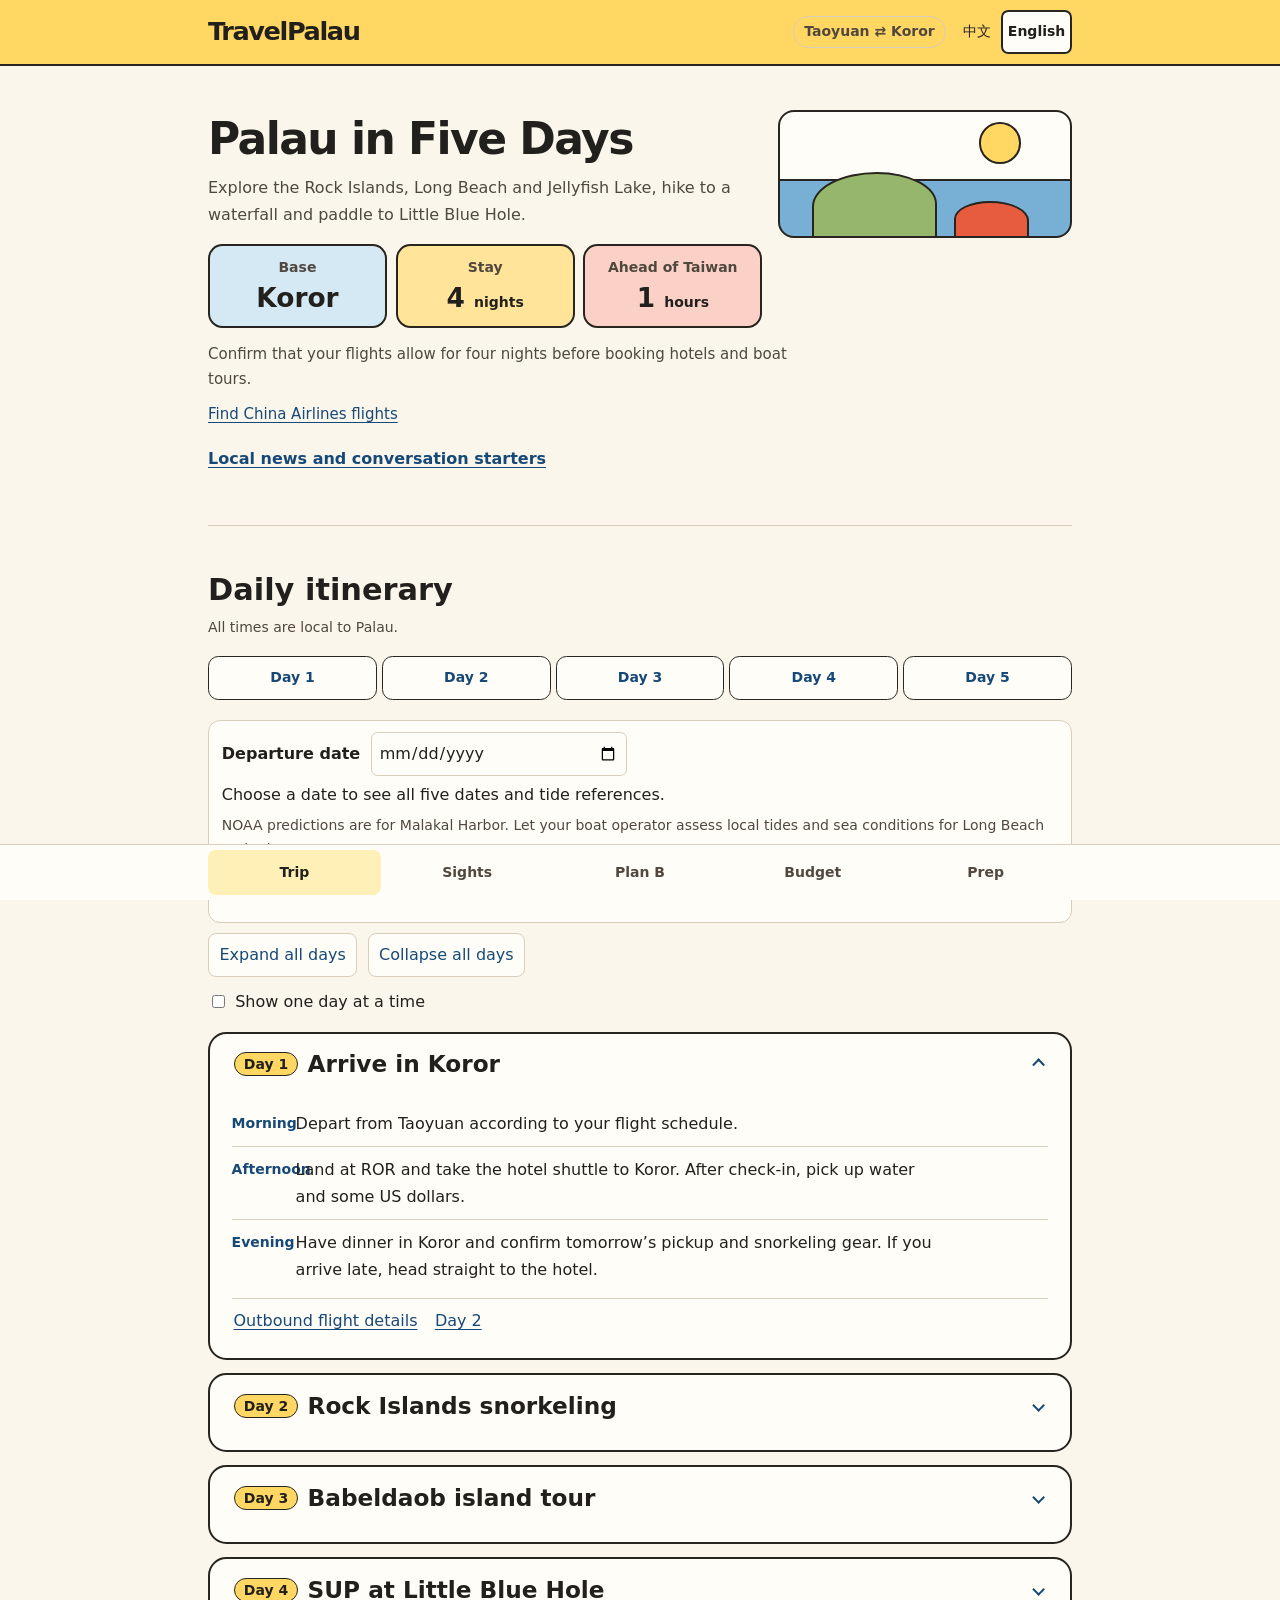
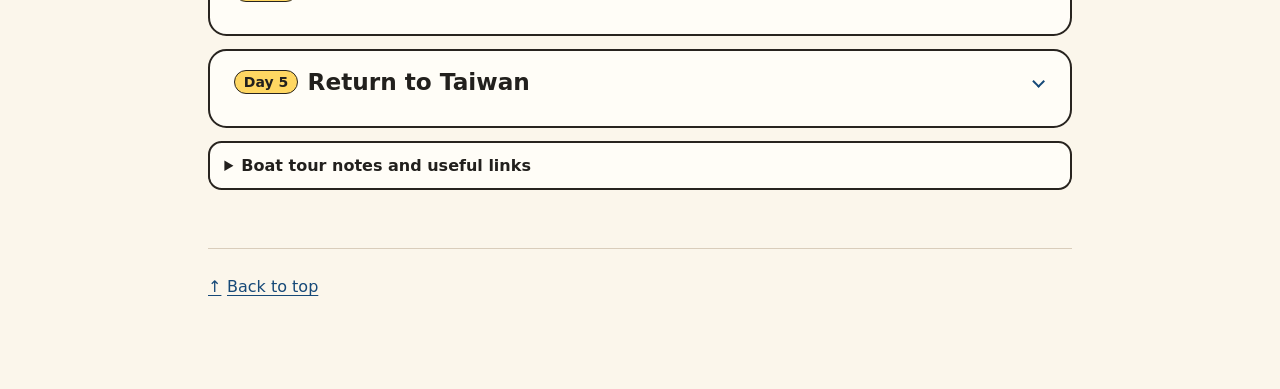
<file: en.html>
<!doctype html>
<html lang="en">
<head>
<meta charset="utf-8">
<meta name="viewport" content="width=device-width, initial-scale=1, viewport-fit=cover">
<meta name="description" content="A five-day Palau itinerary with Rock Islands snorkeling, waterfalls, mangroves, costs and entry preparations.">
<title>Palau in Five Days</title>
<link rel="canonical" href="https://nibbles724bot.github.io/TravelPalau/en.html">
<link rel="alternate" hreflang="zh-Hant" href="https://nibbles724bot.github.io/TravelPalau/index.html">
<link rel="alternate" hreflang="en" href="https://nibbles724bot.github.io/TravelPalau/en.html">
<link rel="alternate" hreflang="x-default" href="https://nibbles724bot.github.io/TravelPalau/">
<meta property="og:title" content="Palau in Five Days">
<meta property="og:description" content="A five-day Palau itinerary with Rock Islands snorkeling, waterfalls, mangroves, costs and entry preparations.">
<meta property="og:locale" content="en_US">
<meta property="og:url" content="https://nibbles724bot.github.io/TravelPalau/en.html">
<meta property="og:type" content="website">
<meta property="og:image" content="https://nibbles724bot.github.io/TravelPalau/assets/palau-preview.jpg">
<meta property="og:image:width" content="1200">
<meta property="og:image:height" content="630">
<meta property="og:image:alt" content="Aerial view of Palau’s Rock Islands">
<meta name="twitter:card" content="summary_large_image">
<meta name="theme-color" content="#fbf6eb">
<script src="language.js?v=travel-access"></script>
<link rel="stylesheet" href="styles.css?v=sight-directory">
<script src="navigation.js?v=trip-mobile" defer></script>
</head>
<body id="top">
<a class="skip" href="#main-content">Skip to current content</a>
<header class="site-header">
  <div class="wrap">
    <div class="masthead">
      <a class="brand" href="#top">TravelPalau</a>
      <div class="header-tools"><span class="route">Taoyuan ⇄ Koror</span>
        <nav class="language-switch" aria-label="Site language">
          <a href="index.html" lang="zh-Hant" hreflang="zh-Hant">中文</a>
          <a href="en.html" lang="en" hreflang="en" aria-current="page">English</a>
        </nav>
      </div>
    </div>
  </div>
</header>
<main class="wrap" id="main-content" tabindex="-1">
  <section class="overview" aria-labelledby="trip-title">
    <div class="island-art" aria-hidden="true"><span></span><span></span><span></span></div>
    <h1 id="trip-title">Palau in Five Days</h1>
    <p class="intro">Explore the Rock Islands, Long Beach and Jellyfish Lake, hike to a waterfall and paddle to Little Blue Hole.</p>
    <dl class="trip-facts">
      <div><dt>Base</dt><dd>Koror</dd></div>
      <div><dt>Stay</dt><dd>4 <small>nights</small></dd></div>
      <div><dt>Ahead of Taiwan</dt><dd>1 <small>hours</small></dd></div>
    </dl>
    <p class="flight-note">Confirm that your flights allow for four nights before booking hotels and boat tours. <a href="https://flights.china-airlines.com/en-tw/flights-from-taipei-to-koror-palau">Find China Airlines flights</a></p>
    <a class="community-shortcut" href="#community-news">Local news and conversation starters</a>
  </section>
<section id="itinerary" aria-labelledby="itinerary-title">
<h2 id="itinerary-title">Daily itinerary</h2>
<p class="itinerary-time">All times are local to Palau.</p>
<nav class="jump" aria-label="Jump to a day"><a href="#day-1">Day 1</a><a href="#day-2">Day 2</a><a href="#day-3">Day 3</a><a href="#day-4">Day 4</a><a href="#day-5">Day 5</a></nav>
<div class="departure-plan" hidden>
  <label for="departure-date">Departure date</label>
  <input id="departure-date" type="date" autocomplete="off" min="2000-01-01" max="2099-12-27" aria-describedby="departure-status">
  <p id="departure-status" role="status"></p>
  <button type="button" id="clear-departure" hidden>Clear departure date</button>
  <small class="tide-disclaimer">NOAA predictions are for Malakal Harbor. Let your boat operator assess local tides and sea conditions for Long Beach and other stops.</small>
  <a href="#direct-flights">Compare outbound flights</a>
</div>
<div class="itinerary-controls" hidden>
  <div class="schedule-actions" role="group" aria-label="Daily schedule controls" hidden>
    <button type="button" data-schedule-open="true" aria-controls="day-list">Expand all days</button>
    <button type="button" data-schedule-open="false" aria-controls="day-list">Collapse all days</button>
  </div>
  <label><input type="checkbox" id="single-day" autocomplete="off" aria-controls="day-list" aria-describedby="day-view-status"> Show one day at a time</label>
  <output id="day-view-status" aria-live="polite"></output>
</div>
<div class="days" id="day-list"><article id="day-1" aria-labelledby="day-1-label day-1-title">
<details class="day-schedule" open><summary class="day-heading"><h3><span class="day" id="day-1-label">Day 1</span><span id="day-1-title">Arrive in Koror</span><time class="day-date" data-day-offset="0" hidden></time></h3></summary>
<dl><div><dt>Morning</dt><dd>Depart from Taoyuan according to your flight schedule.</dd></div><div><dt>Afternoon</dt><dd>Land at ROR and take the hotel shuttle to Koror. After check-in, pick up water and some US dollars.</dd></div><div><dt>Evening</dt><dd>Have dinner in Koror and confirm tomorrow’s pickup and snorkeling gear. If you arrive late, head straight to the hotel.</dd></div></dl>
<nav class="day-actions" aria-label="Day 1 links"><a href="#direct-flights">Outbound flight details</a><a href="#day-2">Day 2</a></nav>
</details>
</article>
<article id="day-2" aria-labelledby="day-2-label day-2-title">
<details class="day-schedule"><summary class="day-heading"><h3><span class="day" id="day-2-label">Day 2</span><span id="day-2-title">Rock Islands snorkeling</span><time class="day-date" data-day-offset="1" hidden></time></h3></summary>
<dl><div><dt>Morning</dt><dd>Around <time datetime="08:00">08:00</time>–<time datetime="09:00">09:00</time>, depart Koror by speedboat for the Rock Islands Southern Lagoon. Make Jellyfish Lake (Ongeim’l Tketau) the priority stop. Confirm it is open before departure and obtain the Jellyfish Lake permit. Visit Milky Way and a shallow reef if time and conditions allow.</dd></div><div><dt>Afternoon</dt><dd>Long Beach is a priority stop. Ask the operator to plan the visit around low tide and swap the morning and afternoon stops if needed. Return to Koror around <time datetime="16:00">16:00</time>–<time datetime="17:00">17:00</time>.</dd></div><div><dt>Evening</dt><dd>Have dinner in town and rest.</dd></div></dl>
<nav class="day-actions" aria-label="Day 2 links"><a href="#jellyfish-lake">Jellyfish Lake sight</a><a data-tide-day="2" href="https://tidesandcurrents.noaa.gov/noaatidepredictions.html?id=1841367">Tide reference</a><a href="#sights-map">Sightseeing map</a><a href="#day-1">Day 1</a><a href="#alternatives">Boat tour alternatives</a><a href="#day-3">Day 3</a></nav>
</details>
</article>
<article id="day-3" aria-labelledby="day-3-label day-3-title">
<details class="day-schedule"><summary class="day-heading"><h3><span class="day" id="day-3-label">Day 3</span><span id="day-3-title">Babeldaob island tour</span><time class="day-date" data-day-offset="2" hidden></time></h3></summary>
<dl><div><dt>Morning</dt><dd>Around <time datetime="09:00">09:00</time>, leave by private car for Ngardmau Waterfall. Allow 2–3 hours for the round-trip hike and breaks.</dd></div><div><dt>Afternoon</dt><dd>Return to Koror after lunch for free time. If heavy rain closes the waterfall trail, visit a museum in Koror instead.</dd></div><div><dt>Evening</dt><dd>Have dinner in town and check the next day’s sea conditions and tour status.</dd></div></dl>
<nav class="day-actions" aria-label="Day 3 links"><a href="#sights-day-3">Day 3 sights</a><a href="#day-2">Day 2</a><a href="#day-4">Day 4</a></nav>
</details>
</article>
<article id="day-4" aria-labelledby="day-4-label day-4-title">
<details class="day-schedule"><summary class="day-heading"><h3><span class="day" id="day-4-label">Day 4</span><span id="day-4-title">SUP at Little Blue Hole</span><time class="day-date" data-day-offset="3" hidden></time></h3></summary>
<dl>
  <div><dt>Daytime</dt><dd>Little Blue Hole is a priority stop. Book a guided stand-up paddleboarding tour that includes it and follow the operator’s meeting and return times.</dd></div>
  <div><dt>Backup plan</dt><dd>If Day 2 misses Jellyfish Lake or Long Beach, first ask the boat operator about a Day 3 revisit. If only Day 4 works, check whether SUP can move to Day 3 before rescheduling the island tour. Allow enough time for each trip.</dd></div>
  <div><dt>Late afternoon</dt><dd>Visit Etpison Museum if time and opening hours allow. Ask separately about guided snorkeling outside Chandelier Cave. Pack and confirm your airport transfer in the evening.</dd></div>
</dl>
<nav class="day-actions" aria-label="Day 4 links"><a data-tide-day="4" href="https://tidesandcurrents.noaa.gov/noaatidepredictions.html?id=1841367">Tide reference</a><a href="#sights-day-4">Day 4 sights</a><a href="#day-3">Day 3</a><a href="#packing">Packing checklist</a><a href="#day-5">Day 5</a></nav>
</details>
</article>
<article id="day-5" aria-labelledby="day-5-label day-5-title">
<details class="day-schedule"><summary class="day-heading"><h3><span class="day" id="day-5-label">Day 5</span><span id="day-5-title">Return to Taiwan</span><time class="day-date" data-day-offset="4" hidden></time></h3></summary>
<dl><div><dt>Morning</dt><dd>Check out and store luggage if needed. With a late flight, visit Belau National Museum or have lunch in town.</dd></div><div><dt>Afternoon</dt><dd>Plan to reach the airport about three hours before departure.</dd></div><div><dt>Evening</dt><dd>Arrive in Taoyuan according to your flight schedule.</dd></div></dl>
<nav class="day-actions" aria-label="Day 5 links"><a href="#day-4">Day 4</a></nav>
</details>
</article>
</div><details class="trip-map itinerary-notes"><summary>Boat tour notes and useful links</summary><p>Boat timings are estimates. Landing at Long Beach depends on the tide. Ask your kayak operator about half-day trips, minimum group sizes and life jacket sizes. Check museum days and ticket hours before visiting. <a href="https://pristineparadisepalau.com/knowledge-base/?kbai_article_slug=what-to-know-before-visiting-palaus-rock-islands">Rock Islands visitor guide</a> · <a href="https://www.paddlingpalau.net/day-tours.html">Kayak operator</a> · <a href="https://www.etpisonmuseum.org/">Etpison Museum</a> · <a href="https://palaunationalmuseum.pw/">Belau National Museum</a></p></details></section>
<section id="sights" aria-labelledby="sights-title">
<h2 id="sights-title">Sightseeing guide</h2>
<section class="sight-group" data-kind="explore" aria-labelledby="sight-group-explore">
<h3 id="sight-group-explore">Explore</h3>
<div class="sight-directory">
<details class="trip-map sights-guide" id="top-sights">
  <summary>Ten highlights in Palau</summary>
  <div class="sight-tools" hidden>
    <label for="sight-query">Search attractions</label>
    <input type="search" id="sight-query" aria-describedby="sight-count" placeholder="For example, snorkeling or Kayangel" autocomplete="off" enterkeyhint="search" aria-controls="sight-results">
    <label class="sight-filter"><input type="checkbox" id="sights-on-trip" aria-controls="sight-results">Only show itinerary-linked attractions</label>
    <label class="sight-filter"><input type="checkbox" id="sights-saved" aria-controls="sight-results">Saved only</label>
    <p id="sight-count" role="status" aria-atomic="true"></p>
    <button type="button" id="clear-sight-query" aria-controls="sight-results" hidden>Clear search and filters</button>
  </div>
  <ol id="sight-results" aria-label="Attraction results">
    <li value="1" id="rock-islands">
      <img class="sight-thumb" src="assets/rock-islands.webp" width="115" height="87" alt="Green Rock Islands scattered across the sea" decoding="async">
      <div class="sight-copy"><h3>Rock Islands</h3><p>Emerald islands and shifting shades of blue make this mixed natural and cultural World Heritage site one of Palau’s signature landscapes.</p><a href="#day-2">Day 2 itinerary</a><a href="https://www.google.com/maps/search/?api=1&amp;query=Rock%20Islands%20Southern%20Lagoon%20Palau">Google Maps</a></div>
    </li>
    <li value="2" id="scenic-flight">
      <img class="sight-thumb" src="assets/scenic-flight.webp" width="115" height="87" alt="Islands seen through a small plane window" decoding="async">
      <div class="sight-copy"><h3>Scenic flight</h3><p>See the Seventy Islands from a small plane. Ask about 40–60 minute sightseeing flights.</p><a href="https://www.google.com/maps/search/?api=1&amp;query=Palau%20International%20Airport%20scenic%20flights">Google Maps (airport area)</a></div>
    </li>
    <li value="3" id="milky-way">
      <img class="sight-thumb" src="assets/milky-way.webp" width="115" height="87" alt="Pale turquoise waters of Milky Way" decoding="async">
      <div class="sight-copy"><h3>Milky Way</h3><p>A milky turquoise lagoon with natural white limestone mud on its floor.</p><a href="#day-2">Day 2 itinerary</a><a href="https://www.google.com/maps/search/?api=1&amp;query=Milky%20Way%20lagoon%20Palau">Google Maps</a></div>
    </li>
    <li value="4" id="jellyfish-lake">
      <img class="sight-thumb" src="assets/jellyfish-lake.webp" width="115" height="87" alt="Golden jellyfish gathered underwater" decoding="async">
      <div class="sight-copy"><h3>Jellyfish Lake</h3><p>You may be able to snorkel among golden jellyfish. Check whether the lake is open and ask about recent sightings before setting out.</p><a href="#day-2">Day 2 priority stop</a><a href="https://www.google.com/maps/search/?api=1&amp;query=Jellyfish%20Lake%20Ongeiml%20Tketau%20Palau">Google Maps</a></div>
    </li>
    <li value="5" id="long-beach">
      <img class="sight-thumb" src="assets/long-beach.webp" width="115" height="87" alt="White sandbar in turquoise water" decoding="async">
      <div class="sight-copy"><h3>Long Beach</h3><p>A white sandbar emerges at low tide and offers a scenic photo stop. Landing depends on the tide.</p><a href="#day-2">Day 2 priority stop · low tide</a><a href="https://www.google.com/maps/search/?api=1&amp;query=Long%20Beach%20sandbar%20Palau">Google Maps</a></div>
    </li>
    <li value="6" id="big-drop-off">
      <img class="sight-thumb" src="assets/big-drop-off.webp" width="115" height="87" alt="Diver swimming past a coral wall" decoding="async">
      <div class="sight-copy"><h3>Big Drop Off</h3><p>A coral wall drops sharply from shallow reefs into deep blue water. Ask about tours suitable for current sea conditions.</p><a href="https://www.google.com/maps/search/?api=1&amp;query=Big%20Drop%20Off%20Ngemelis%20Palau">Google Maps</a></div>
    </li>
    <li value="7" id="german-channel">
      <img class="sight-thumb" src="assets/german-channel.webp" width="115" height="87" alt="Manta ray swimming above a diver" decoding="async">
      <div class="sight-copy"><h3>German Channel</h3><p>A well-known manta ray site for experienced divers. Sightings vary.</p><a href="https://www.google.com/maps/search/?api=1&amp;query=German%20Channel%20Palau">Google Maps</a></div>
    </li>
    <li value="8" id="kayangel">
      <img class="sight-thumb" src="assets/kayangel.webp" width="115" height="87" alt="Aerial view of Kayangel Atoll" decoding="async">
      <div class="sight-copy"><h3>Kayangel</h3><p>A sparsely populated northern atoll with undeveloped scenery. Boat access depends on sea conditions.</p><a href="https://www.google.com/maps/search/?api=1&amp;query=Kayangel%20Atoll%20Palau">Google Maps</a></div>
    </li>
    <li value="9" id="nikko-bay">
      <img class="sight-thumb" src="assets/nikko-bay.webp" width="115" height="87" alt="Yellow kayak heading towards limestone islets" decoding="async">
      <div class="sight-copy"><h3>Kayaking in Nikko Bay</h3><p>Paddle past limestone islands, mangroves and quiet lagoons. Ask your operator for the Nikko Bay route.</p><a href="https://www.google.com/maps/search/?api=1&amp;query=Nikko%20Bay%20Koror%20Palau">Google Maps</a></div>
    </li>
    <li value="10" id="ngardmau-waterfall">
      <img class="sight-thumb" src="assets/ngardmau-waterfall.webp" width="115" height="87" alt="Water flowing over the rock face at Ngardmau Falls" decoding="async">
      <div class="sight-copy"><h3>Ngardmau Waterfall</h3><p>Follow a tropical forest trail to the waterfall for a look at Palau’s inland scenery.</p><a href="#day-3">Day 3 itinerary</a><a href="https://www.google.com/maps/search/?api=1&amp;query=Ngardmau%20Waterfall%20Palau">Google Maps</a></div>
    </li>
  </ol>
</details>
<details class="trip-map" id="sights-map">
  <summary>Palau sightseeing map</summary>
  <figure>
    <a href="palau-map.png" target="_blank" rel="noopener" aria-label="Open the full Palau map in a new tab">
      <img src="palau-map.png" loading="lazy" width="696" height="804" alt="Map with Babeldaob to the north, Koror and the airport in the center, the Rock Islands southwest of Koror, and Peleliu and Angaur to the south.">
    </a>
    <figcaption>Open the image in a new tab to zoom in. The original map has Chinese labels.</figcaption>
  </figure>
</details>
</div>
</section>
<section class="sight-group" data-kind="water" aria-labelledby="sight-group-water">
<h3 id="sight-group-water">Itinerary and water activities</h3>
<div class="sight-directory">
<details class="trip-map day-spot-guide" id="sights-day-3">
  <summary>Day 3 sights</summary>
  <div class="day-spot-list">
    <div><img class="sight-thumb" src="assets/ngardmau-waterfall.webp" width="115" height="87" alt="Water cascading down the rock face at Ngardmau Waterfall"><div class="spot-copy"><h3>Ngardmau Waterfall</h3><p>The forest trail leads to a waterfall on Babeldaob. Allow time for the return hike and check trail access after heavy rain.</p><a href="https://pristineparadisepalau.com/beyond-the-dive/">Palau Visitors Authority</a> · <a href="https://www.google.com/maps/search/?api=1&amp;query=Ngardmau%20Waterfall%20Palau">Google Maps</a></div></div>
  </div>
</details>
<details class="trip-map day-spot-guide" id="sights-day-4">
  <summary>Day 4 sights</summary>
  <div class="day-spot-list">
    <div><div class="spot-copy" id="sup-little-blue-hole"><h3>Little Blue Hole by SUP</h3><p>LT DIVE’s guided paddleboarding route passes through mangroves and includes Little Blue Hole. Confirm access, pickup time, pricing and rescheduling terms when booking.</p><a href="https://ltdive.com/en/tours/secret-sup-adventure-en/">LT DIVE</a> · <a href="#day-4">Day 4 priority stop</a></div></div>
    <div><figure class="spot-photo"><img src="assets/chandelier-cave.jpg" width="540" height="720" alt="Limestone formations inside Chandelier Cave"><figcaption><a href="https://commons.wikimedia.org/wiki/File:Chandelier_cave_chamber_(4590695436).jpg">Lakshmi Sawitri</a> · <a href="https://creativecommons.org/licenses/by/2.0/">CC BY 2.0</a></figcaption></figure><div class="spot-copy"><h3>Chandelier Cave</h3><p>The cave interior is a scuba site. This itinerary considers guided snorkeling only in suitable open water outside the entrance. The photo shows the interior.</p><a href="https://www.google.com/maps/search/?api=1&amp;query=Chandelier%20Cave%20Koror%20Palau">Google Maps</a> · <a href="https://www.padi.com/dive-site/palau/chandelier-cave/">PADI</a></div></div>
    <div><figure class="spot-photo"><img src="assets/etpison-museum.jpg" width="720" height="480" alt="Exterior of the Etpison Museum in Koror"><figcaption><a href="https://commons.wikimedia.org/wiki/File:Etpison_museum_and_gallery,_Koror,_Palau.jpg">LuxTonnerre</a> · <a href="https://creativecommons.org/licenses/by/2.0/">CC BY 2.0</a></figcaption></figure><div class="spot-copy"><h3>Etpison Museum</h3><p>Look for traditional money, canoes from Palau and Yap, and carved storyboards that tell local stories.</p><a href="https://www.etpisonmuseum.org/about-us/">Museum exhibits</a> · <a href="https://www.google.com/maps/search/?api=1&amp;query=Etpison%20Museum%20Koror%20Palau">Google Maps</a></div></div>
  </div>
</details>
<details class="trip-map travel-reference" id="snorkel-spots">
  <summary>Snorkeling highlights from Shark City to Jellyfish Lake</summary>
  <ul class="water-site-photos">
    <li><figure><img src="assets/reef-shark.jpg" width="720" height="539" alt="Whitetip reef shark and diver at Clarence’s Wall in Palau" decoding="async"><figcaption>Palau reef shark example · <a href="https://commons.wikimedia.org/wiki/File:White_Tip_Reef_Shark_and_diver_on_Clarence%27s_Wall%2C_Palau_%2810059067425%29.jpg">Matt Kieffer</a> · <a href="https://creativecommons.org/licenses/by-sa/2.0/">CC BY-SA 2.0</a></figcaption></figure><div><h4>Shark City</h4><p>Look for reef sharks from the surface. Choose an operator that does not feed or bait wildlife and keep your distance. <a href="https://www.google.com/maps/search/?api=1&amp;query=Shark%20City%20snorkeling%20Palau">Google Maps</a></p></div></li>
    <li><figure><img src="assets/giant-clam.jpg" width="720" height="480" alt="Giant clam with its mantle extended" decoding="async"><figcaption>Giant clam example · <a href="https://commons.wikimedia.org/wiki/File:Giant_Clam_%28Tridacna%29.jpg">NOAA</a></figcaption></figure><div><h4>Giant Clam City</h4><p>Look for giant clams and their colorful mantles in shallow water. Keep hands, feet and fins clear. <a href="https://www.google.com/maps/search/?api=1&amp;query=Giant%20Clam%20City%20Palau">Google Maps</a></p></div></li>
    <li><figure><img src="assets/big-drop-off.webp" width="115" height="87" alt="Diver beside a coral wall at Big Drop Off" decoding="async"></figure><div><h4>Big Drop Off</h4><p>The reef drops steeply into deep water. Look for tropical fish and possibly turtles. Let your guide choose a snorkeling area based on currents. <a href="https://www.google.com/maps/search/?api=1&amp;query=Big%20Drop%20Off%20Ngemelis%20Palau">Google Maps</a></p></div></li>
    <li><figure><img src="assets/milky-way.webp" width="115" height="87" alt="Milky turquoise water at Milky Way" decoding="async"></figure><div><h4>Milky Way</h4><p>Fine white sediment gives the lagoon its milky turquoise color. Follow your guide and posted rules. <a href="https://www.google.com/maps/search/?api=1&amp;query=Milky%20Way%20lagoon%20Palau">Google Maps</a></p></div></li>
    <li><figure><img src="assets/jellyfish-lake.webp" width="115" height="87" alt="Golden jellyfish gathered in Jellyfish Lake" decoding="async"></figure><div><h4>Jellyfish Lake</h4><p>Obtain the Jellyfish Lake permit and confirm the lake is open that day. On sunny days golden jellyfish often move east in the morning and west in the afternoon. Follow the guide to where they are that day. Where fins are allowed, kick slowly, keep a gap and avoid contact. <a href="https://www.google.com/maps/search/?api=1&amp;query=Jellyfish%20Lake%20Ongeiml%20Tketau%20Palau">Google Maps</a></p></div></li>
  </ul>
  <p><a href="https://coralreefpalau.org/research/marine-lakes/jellyfish-lake/">Golden jellyfish and sunlight</a> · <a href="https://www.kororstategov.com/tourist.html">Koror State visitor information</a></p>
</details>
<details class="trip-map travel-reference" id="dive-sites">
  <summary>Scuba sites and training</summary>
  <ul class="water-site-photos">
    <li><figure><img src="assets/blue-corner.jpg" width="720" height="480" alt="Schooling fish underwater at Blue Corner" decoding="async"><figcaption><a href="https://commons.wikimedia.org/wiki/File:Diving_in_Blue_Corner%2C_Palau_-_fish.jpg">LuxTonnerre</a> · <a href="https://creativecommons.org/licenses/by/2.0/">CC BY 2.0</a></figcaption></figure><div><h4>Blue Corner </h4><p>A renowned outer reef point with strong currents and schooling fish. <a href="https://www.google.com/maps/search/?api=1&amp;query=Blue%20Corner%20dive%20site%20Palau">Google Maps</a></p></div></li>
    <li><figure><img src="assets/blue-holes.jpg" width="480" height="720" alt="Divers descending into the main cavern at Blue Holes" decoding="async"><figcaption><a href="https://commons.wikimedia.org/wiki/File:Divers_descending_into_the_main_cavern_of_Blue_Hole%2C_Palau_Islands%2C_Micronesia.jpg">Aquaimages</a> · <a href="https://creativecommons.org/licenses/by-sa/2.5/">CC BY-SA 2.5</a></figcaption></figure><div><h4>Blue Holes </h4><p>Openings in the reef lead into a cavern known for its light shafts. A qualified scuba guide should assess cavern access. <a href="https://www.google.com/maps/search/?api=1&amp;query=Blue%20Holes%20dive%20site%20Palau">Google Maps</a></p></div></li>
    <li><figure><img src="assets/big-drop-off.webp" width="115" height="87" alt="Diver beside a coral wall at Big Drop Off" decoding="async"></figure><div><h4>Big Drop Off </h4><p>Known for its reef wall. Entry points depend on sea conditions and the activity. <a href="https://www.google.com/maps/search/?api=1&amp;query=Big%20Drop%20Off%20Ngemelis%20Palau">Google Maps</a></p></div></li>
  </ul>
  <p>Certified scuba trips check your Open Water or equivalent card before departure. If you do not have it, stick with snorkeling or ask separately about instructor-led Discover Scuba Diving. Operators assess access to Blue Corner, Blue Holes and Big Drop Off based on certification, experience and sea conditions.</p><p>Allow roughly 3–4 days for Open Water. USD 550 is a rough planning figure, with some courses costing more. Certification follows successful training and assessment. Ask what the quote includes: permits, tanks, weights, lunch, equipment and Nitrox.</p>
  <p><a href="https://www.splash-palau.com/en/divetour/diving-point/">Local dive site guide</a> · <a href="https://www.samstours.com/padi-courses">Course duration reference</a> · <a href="https://www.splash-palau.com/en/divetour/pricelist.html">Dive price list</a></p>
</details>
</div>
</section>
<section class="sight-group" data-kind="local" aria-labelledby="sight-group-local">
<h3 id="sight-group-local">Local insights</h3>
<div class="sight-directory">
<details class="trip-map community-guide" id="community-news">
  <summary>Local life and recent news</summary>
  <p class="community-intro">November 2026 stories and conversation starters for a work trip.</p>
  <div class="community-stories">
    <article>
      <time datetime="2026-11-17">Nov 17</time>
      <h3>Palau and Taiwan partner on traditional wayfinding</h3>
      <p>The Micronesian Voyaging Society, Palau Community College and a Taiwanese ocean education program signed an agreement on traditional navigation education and cultural exchange, effective December 1.</p>
      <div class="conversation"><strong>Conversation starter</strong><p lang="en">Where would you recommend learning about traditional navigation in Koror?</p></div>
      <a href="https://islandtimes.org/a-partnership-rooted-in-shared-ocean-heritage/">Island Times</a>
    </article>
    <article>
      <time datetime="2026-11-16">Nov 16</time>
      <h3>Ngaraard hosts a community cooking class</h3>
      <p>Peace Winds held a cooking class at the Ngaraard State Government Building, with an embassy chef and a friendly cooking competition.</p>
      <div class="conversation"><strong>Conversation starter</strong><p lang="en">What local dish would you recommend to someone visiting Palau for the first time?</p></div>
      <a href="https://pristineparadisepalau.com/events/ngaraard-cooking-class/">Palau Visitors Authority</a>
    </article>
    <article>
      <h3>The flag of Palau: a moon over the sea</h3>
      <p>The pale blue represents the Pacific Ocean and the off-center golden disk represents the full moon. Palau’s government also connects the full moon with traditional fishing, planting and harvesting.</p>
      <div class="conversation"><strong>Conversation starter</strong><p lang="en">What does the moon on Palau’s flag mean to you?</p></div>
      <a href="https://www.palaugov.pw/about-palau/flag/">Palau government flag guide</a>
    </article>
  </div>
</details>
<details class="trip-map travel-reference country-brief" id="country-brief">
  <summary>Tourism data and country overview</summary>
  <div class="brief-body">
    <section><h3>Visitor arrivals, 2015–2025</h3>
      <p>Figures use Palau’s fiscal years (FY). Arrivals fell to 3,400 in FY2021 and recovered to 65,558 in FY2025.</p>
      <dl class="brief-bars"><div><dt>FY2015</dt><dd>168,424</dd><span aria-hidden="true" style="--share:84.21%"></span></div><div><dt>FY2016</dt><dd>146,268</dd><span aria-hidden="true" style="--share:73.13%"></span></div><div><dt>FY2017</dt><dd>121,670</dd><span aria-hidden="true" style="--share:60.83%"></span></div><div><dt>FY2018</dt><dd>115,564</dd><span aria-hidden="true" style="--share:57.78%"></span></div><div><dt>FY2019</dt><dd>89,379</dd><span aria-hidden="true" style="--share:44.69%"></span></div><div><dt>FY2020</dt><dd>41,628</dd><span aria-hidden="true" style="--share:20.81%"></span></div><div><dt>FY2021</dt><dd>3,400</dd><span aria-hidden="true" style="--share:1.70%"></span></div><div><dt>FY2022</dt><dd>9,247</dd><span aria-hidden="true" style="--share:4.62%"></span></div><div><dt>FY2023</dt><dd>35,052</dd><span aria-hidden="true" style="--share:17.53%"></span></div><div><dt>FY2024</dt><dd>52,661</dd><span aria-hidden="true" style="--share:26.33%"></span></div><div><dt>FY2025</dt><dd>65,558</dd><span aria-hidden="true" style="--share:32.78%"></span></div></dl>
    </section>
    <section><h3>Main visitor markets, January–September 2026</h3>
      <p>Total arrivals reached 63,948. Taiwan ranked second among individual markets. “Other markets” combines several markets.</p>
      <dl class="brief-bars"><div><dt>Mainland China</dt><dd>22,671</dd><span aria-hidden="true" style="--share:100.00%"></span></div><div><dt>Taiwan</dt><dd>10,746</dd><span aria-hidden="true" style="--share:47.40%"></span></div><div><dt>Japan</dt><dd>9,222</dd><span aria-hidden="true" style="--share:40.68%"></span></div><div><dt>United States and Canada</dt><dd>8,629</dd><span aria-hidden="true" style="--share:38.06%"></span></div><div><dt>Other markets combined</dt><dd>12,680</dd><span aria-hidden="true" style="--share:55.93%"></span></div></dl>
      <p><a href="https://www.palaugov.pw/executive-branch/ministries/finance/budgetandplanning/immigration-tourism-statistics/">Palau government visitor arrival statistics</a></p>
    </section>
    <section><h3>Country SWOT analysis</h3>
      <p>Based on the supplied material for pre-trip discussion.</p>
      <div class="swot-grid"><section class="swot-card" data-kind="S"><h4>S · Strengths</h4><ul><li>World-class marine resources</li><li>Distinctive natural landscapes</li><li>U.S. defense commitments</li><li>Use of the U.S. dollar</li><li>Diplomatic cooperation with Taiwan</li></ul></section><section class="swot-card" data-kind="W"><h4>W · Weaknesses</h4><ul><li>Small population and domestic market</li><li>Limited manufacturing base</li><li>Reliance on imported goods</li><li>High labor and transport costs</li><li>Shortage of specialized workers</li></ul></section><section class="swot-card" data-kind="O"><h4>O · Opportunities</h4><ul><li>High-end tourism</li><li>Blue economy</li><li>Sustainable energy</li><li>Aquaculture</li><li>International infrastructure assistance</li></ul></section><section class="swot-card" data-kind="T"><h4>T · Threats</h4><ul><li>Climate change</li><li>Sea-level rise</li><li>Geopolitical competition</li><li>Tourism market volatility</li><li>Rising global prices</li></ul></section></div>
    </section>
  </div>
</details>
</div>
</section>
</section>
<section id="alternatives" aria-labelledby="alternatives-title">
  <h2 id="alternatives-title">Weather alternatives and permits</h2>
  <div class="backup-grid">
    <article class="backup-plan">
      <h3>What if the Day 2 boat tour is canceled?</h3>
      <p>Ask your boat operator whether you can move the trip to Day 3 or Day 4.</p>
      <dl class="backup-options">
        <div><dt>Move to Day 3</dt><dd>Prioritize the missed Jellyfish Lake and Long Beach stops. Adjust the <a href="#day-3">island tour</a> around the boat trip.</dd></div>
        <div><dt>Move to Day 4</dt><dd>If the boat trip can only move to Day 4, check whether SUP can move to Day 3. Confirm Jellyfish Lake access and the Long Beach low-tide window.</dd></div>
        <div><dt>If boats are still canceled</dt><dd>Visit Koror’s two museums, have lunch in town and rest at your accommodation.</dd></div>
      </dl>
    </article>
    <article>
      <h3>Rock Islands permits</h3>
      <dl class="permit-prices">
        <div><dt>Standard permit</dt><dd>USD 50</dd></div>
        <div><dt>With Jellyfish Lake</dt><dd>USD 100</dd></div>
      </dl>
      <p>Prices are estimated per adult. Budget for the USD 100 permit that includes Jellyfish Lake for this itinerary. The Jellyfish Lake permit also covers other designated visitor areas. Check the current fee, validity, whether it covers Day 4, and whether your tour includes it.</p>
      <a href="https://kororstategov.com/pdf/Fact%20Sheet_2.15.13.pdf">Koror State permit guide</a>
    </article>
    <article>
      <h3>Jellyfish Lake is the priority stop</h3>
      <p>Book a Day 2 tour that explicitly includes Jellyfish Lake and arrange the permit that covers it. Ask the operator before paying and again before departure whether the lake is closed. Monitoring describes the jellyfish population; visitor access follows Koror State and the operator’s on-site advice. If access is suspended, ask the operator to move this stop to Day 3 or 4. <a href="https://coralreefpalau.org/research/marine-lakes/jellyfish-lake-conditions-and-forecast/">Lake conditions and monitoring</a></p>
    </article>
    <article>
      <h3>Snorkeling and trail safety</h3>
      <p>Wear a life jacket, follow your guide and stay in water suited to your ability. Wear a rash guard for sun coverage and avoid stepping on coral.</p>
      <p>Wear shoes with good grip on the waterfall trail. Turn back if water levels rise or the trail closes.</p>
      <a href="https://pristineparadisepalau.com/knowledge-base/?kbai_article_slug=palau-conservation-laws-visitors-should-know-2">Palau Visitors Authority conservation guidance</a>
    </article>
  </div>
</section>
<section id="budget" aria-labelledby="budget-title">
  <h2 id="budget-title">Budget per person</h2>
  <div class="budget-total">
    <strong>NT$36,000–57,000</strong>
    <span>Five days and four nights, including round-trip flights; SUP price to be confirmed</span>
    <span class="fee-qualifier"><strong>Environmental fee</strong> Add USD 100 (about NT$3,200) if your airfare does not include it.</span>
  </div>
  <div class="budget-heading">
    <h3>Cost breakdown</h3>
    <p>Estimated rate US$1 ≈ NT$32</p>
  </div>
  <div class="budget-ledger">
  <dl class="budget-grid">
    <div><dt>Round-trip flights <small>Taoyuan–Koror economy</small></dt><dd><strong>NT$16,000–24,000</strong></dd></div>
    <div><dt>Accommodation in Koror <small>Four nights, per person sharing a twin or double room</small></dt><dd><strong>Approx. NT$5,760–9,600</strong><small>USD 180–300</small></dd></div>
    <div><dt>Water activities <small>Speedboat and guided snorkeling; request a separate SUP quote</small></dt><dd><strong>Approx. NT$5,760–9,600</strong><small>USD 180–300</small></dd></div>
    <div><dt>Local transport <small>Airport transfers and private island tour</small></dt><dd><strong>Approx. NT$2,240–4,160</strong><small>USD 70–130</small></dd></div>
    <div><dt>Food and drinks</dt><dd><strong>Approx. NT$2,880–4,800</strong><small>USD 90–150</small></dd></div>
    <div><dt>Permits and admission <small>Rock Islands, trails and museums</small></dt><dd><strong>Approx. NT$3,200–4,480</strong><small>USD 100–140</small></dd></div>
  </dl>
  <dl class="budget-subtotal"><div><dt>Local costs subtotal</dt><dd><strong>Approx. NT$19,840–32,640</strong><small>USD 620–1,020</small></dd></div></dl>
  </div>
  <div class="budget-footnote">
    <h3>Environmental fee</h3>
    <p>USD 100 (about NT$3,200). Check whether it is included when buying your flight. <a href="https://bcbp.pw/?page_id=165">Palau Immigration</a></p>
  </div>
</section>
<section id="booking" aria-labelledby="booking-title"><h2 id="booking-title">Before you go</h2>
<nav class="booking-links" aria-label="Pre-trip shortcuts">
  <a href="#palau-entry">Visa and arrival form</a>
  <a href="#direct-flights">Direct flights</a>
  <a href="#december-travel">December overview</a>
  <a href="#reservations">Bookings and entry</a>
  <a href="#packing">Packing checklist</a>
  <a href="#travel-essentials">Travel essentials</a>
  <a href="#tour-contacts">Contacts</a>
  <a href="#emergency">Emergency</a>
</nav>
<div class="season-guide flight-guide" id="palau-entry" role="region" aria-labelledby="palau-entry-title">
  <h3 id="palau-entry-title">Palau visa-free entry and arrival form</h3>
  <p>Taiwanese passport holders visiting Palau for tourism may stay visa-free for up to 90 days. Bring a passport valid for at least six months and a return ticket. For work, confirm required authorization with officials.</p>
  <p><strong>The electronic arrival form is still required.</strong> Submit the Palau Entry Form within 72 hours before scheduled arrival and before check-in. Save a screenshot or print the QR code to show at check-in and on arrival.</p>
  <a href="https://www.palautravel.pw/entryform.html">Fill in the official arrival form</a>
  <a href="https://www.boca.gov.tw/sp-foof-countrycp-01-7-21341-02-1.html">Taiwan consular travel information</a>
</div>
<div class="offline-tools" role="group" aria-label="Offline guide" hidden>
  <button type="button" id="prepare-offline" aria-describedby="offline-state">Save guide offline</button>
  <p id="offline-state" role="status"></p>
</div>
<details class="trip-map travel-reference" id="travel-essentials"><summary>Practical travel information</summary>
<p>Internet in Palau is generally modest and can be unreliable. Credit cards are widely accepted in tourist areas, but carry some US dollars in small bills.</p>
<ul><li><h4 id="sunscreen-rules">Sunscreen rules</h4><p>Palau bans reef-toxic sunscreen. Check the official ingredient list and choose a compliant zinc oxide or titanium dioxide product. Pack a spare bottle. <a href="https://www.palaugov.pw/wp-content/uploads/2020/03/Sunscreen-Regulations-2020.pdf">Palau sunscreen regulations</a></p></li>
<li><h4 id="entry-pledge">Palau Pledge</h4><p>On entry, sign the passport pledge to respect Palau’s environment, culture and communities. <a href="https://palaupledge.com/">Read the pledge</a></p></li>
<li id="emergency"><h4>Emergency and medical help</h4><p>Call <a href="tel:911">911</a> for emergencies. Belau National Hospital is in Meyuns, Koror. Its emergency department is at <a href="tel:+6804882558">+680 488 2558</a>. Serious cases may require evacuation. <a href="https://www.palaugov.pw/phone-numbers/">Government directory</a> · <a href="https://www.google.com/maps/search/?api=1&amp;query=Belau%20National%20Hospital%20Meyuns%20Palau">Hospital map</a></p></li>
<li><h4 id="mobile-data">Internet, eSIM and SIM</h4><p>PNCC is a major telecom provider in Palau. Mobile coverage tends to be better in Koror and Airai, with weaker or no service offshore. Ask your hotel about Wi‑Fi for work. PNCC offers prepaid eSIM in Koror and physical SIMs in Koror and Airai. Download maps, your entry QR code and bookings before heading out. <a href="https://www.pnccpalau.com/visitors">PNCC visitor plans and shops</a></p></li>
<li><h4>Plugs and voltage</h4><p>Palau uses Type A/B outlets at 120 V, 60 Hz. Taiwan phone and laptop chargers with the same plug and a 100–240 V rating usually fit directly. Check appliances rated only for 110 V. <a href="https://www.palauconsulate.be/index.php/en/about-palau">Palau consulate information</a></p></li>
<li><h4>Credit cards and US dollars</h4><p>Major credit cards are widely accepted at hotels and tourist businesses. Some small shops are cash-only. Carry small US dollar bills and ask operators about card acceptance or fees. <a href="https://travel.gc.ca/destinations/palau">Canada travel advice</a></p></li>
<li><h4>Underwater camera rental</h4><p>Ask Splash about underwater camera rental, availability, housing, memory cards, deposit and how images are transferred. <a href="https://www.splash-palau.com/en/about/splash.html">Splash equipment rentals</a></p></li></ul></details>
<details class="trip-map travel-reference" id="tour-contacts"><summary>Operators and attraction contacts</summary><ul><li><h4>Paddling Palau</h4><p>Rock Islands, Nikko Bay and Jellyfish Lake tour inquiries <a href="mailto:info@paddlingpalau.net">info@paddlingpalau.net</a> · <a href="https://www.paddlingpalau.net/contact-us.html">Official contact</a></p></li><li><h4>Pacific Mission Aviation</h4><p>Scenic flights; confirm your meeting point <a href="https://wa.me/6807752747">WhatsApp +680 775 2747</a> · <a href="https://pmapacific.org/fly/palau-scenic-flights/">Official contact</a></p></li><li><h4>Splash Dive Center</h4><p>Scuba, introductory dives, snorkeling and camera rental inquiries <a href="tel:+6804882600">+680 488 2600 ext. 485</a> · <a href="https://www.splash-palau.com/en/contact/">Official contact</a></p></li><li><h4>Etpison Museum</h4><p>Exhibits, opening hours and group visits <a href="tel:+6804886730">+680 488 6730</a> · <a href="https://www.etpisonmuseum.org/">Official contact</a></p></li></ul></details>
<div class="season-guide flight-guide">
  <h3 id="direct-flights">Direct flights from Taoyuan to Palau</h3>
  <p>China Airlines was the only carrier on this nonstop route in November 2026, with about four flights a week. Flying time is about 3 hours 45–55 minutes.</p>
  <p id="flight-date-match" role="status" hidden></p>
  <table aria-labelledby="direct-flights" aria-describedby="flight-time-note">
    <caption class="sr-only">November 2026 outbound flight reference</caption>
    <thead><tr><th scope="col">Flight / days</th><th scope="col">Departs TPE</th><th scope="col">Arrives ROR</th></tr></thead>
    <tbody>
      <tr data-flight-days="1,4"><th scope="row">CI030 <small>Mon, Thu</small></th><td><time datetime="09:40">09:40</time></td><td><time datetime="14:35">14:35</time></td></tr>
      <tr data-flight-days="3,6"><th scope="row">CI028 <small>Wed, Sat</small></th><td><time datetime="12:25">12:25</time></td><td><time datetime="17:10">17:10</time></td></tr>
    </tbody>
  </table>
  <p class="flight-guide-note" id="flight-time-note">Departure and arrival are shown in local time. Palau is one hour ahead of Taiwan. Check your exact dates with the airline before booking.</p>
  <a href="https://flights.china-airlines.com/en-tw/flights-from-taipei-to-koror-palau">Check dates with China Airlines</a>
</div>
<div class="season-guide">
  <h3 id="december-travel">Palau in December</h3>
  <p class="season-period">Early dry season · peak travel season</p><p class="season-caution">Showers are still possible early in the dry season, and sea conditions can change.</p>
  <dl class="season-facts">
    <div><dt>Daytime temperature</dt><dd>About 28–31°C</dd></div>
    <div><dt>Sea temperature</dt><dd>About 28–29°C</dd></div>
    <div><dt>Direct flight from Taiwan</dt><dd>About 4 hours</dd></div>
    <div><dt>Local time difference</dt><dd>1 hour ahead of Taiwan</dd></div>
    <div><dt>Currency</dt><dd>US dollar (USD)</dd></div>
    <div><dt>Official languages</dt><dd>Palauan and English</dd></div>
  </dl>
  <dl class="season-ratings">
    <div><dt>Snorkeling</dt><dd><span aria-hidden="true">★★★★★</span><span class="sr-only">5 stars</span></dd></div>
    <div><dt>Scuba diving</dt><dd><span aria-hidden="true">★★★★★</span><span class="sr-only">5 stars</span></dd></div>
    <div><dt>Landscape photography</dt><dd><span aria-hidden="true">★★★★★</span><span class="sr-only">5 stars</span></dd></div>
  </dl>
</div>
<h3 class="booking-heading" id="reservations">Booking and entry checklist</h3>
<ol class="reservation-steps"><li><strong>Book flights and four nights of accommodation.</strong>Confirm arrival on Day 1 and departure on Day 5. Give the hotel your flight number and arrival time to arrange both transfers.</li>
<li><strong>Book water activities and the island tour.</strong>Book the Day 2 boat first, confirming Jellyfish Lake and Long Beach, then book Day 4 SUP with Little Blue Hole. Ask about moving activities between Days 3 and 4 if the tides or a lake closure require it. Before paying, check weather cancellation and rescheduling terms, transfers, meals, equipment and admission. Request a Mandarin-speaking guide if needed.</li>
<li><strong>Prepare your entry documents.</strong> Bring your passport, return ticket and arrival QR code. <a href="#palau-entry">See visa and arrival form details</a></li>
<li><strong>Pack your gear.</strong>Pack a rash guard, dry bag, shoes with good grip, reusable water bottle and small US dollar bills. Check whether any travel insurance covers snorkeling and kayaking.</li>
</ol>
<h3 class="booking-heading" id="packing">Packing checklist</h3>
<div class="packing-progress" hidden>
  <p id="packing-remaining"></p>
  <label class="packing-filter"><input type="checkbox" id="packing-unpacked" aria-controls="packing-items">Show unpacked items only</label>
  <output id="packing-count" aria-live="polite"></output>
  <progress id="packing-meter" aria-describedby="packing-count packing-remaining" aria-label="Packing progress" value="0"></progress>
  <p id="packing-done" hidden>Everything is packed.</p>
</div>
<div class="packing-list" id="packing-items" role="group" aria-labelledby="packing">
  <fieldset><legend>Documents and payment <small class="packing-group-count" hidden></small></legend>
    <label><input type="checkbox" name="passport"><span>Passport <small class="packing-note">Taiwanese passports must have at least six months of validity upon entry.</small></span></label>
    <label><input type="checkbox" name="entry-qr"><span>Entry form QR code (offline screenshot)</span></label>
    <label><input type="checkbox" name="bookings"><span>Return flight and hotel and tour confirmations</span></label>
    <label><input type="checkbox" name="payment"><span>Small US dollar bills and a credit card</span></label>
  </fieldset>
  <fieldset><legend>Snorkeling and boat trips <small class="packing-group-count" hidden></small></legend>
    <label><input type="checkbox" name="swimwear"><span>Swimsuit and rash guard <small class="packing-note">A rash guard is a close-fitting, quick-drying top worn over swimwear to reduce chafing from life jackets and cover skin from the sun.</small></span></label>
    <label><input type="checkbox" name="dry-bag"><span>Dry bag and waterproof phone pouch</span></label>
    <label><input type="checkbox" name="towel"><span>Quick-dry towel and change of clothes</span></label>
    <label><input type="checkbox" name="snorkel"><span>Mask and snorkel (ask if the tour provides them)</span></label>
    <label><input type="checkbox" name="water-shoes"><span>Water shoes or closed-toe sandals</span></label>
  </fieldset>
  <fieldset><legend>Waterfall and land tours <small class="packing-group-count" hidden></small></legend>
    <label><input type="checkbox" name="trail-shoes"><span>Shoes with good grip and socks</span></label>
    <label><input type="checkbox" name="rainwear"><span>Light rain jacket</span></label>
    <label><input type="checkbox" name="sun-protection"><span>Sun hat and sunglasses</span></label>
    <label><input type="checkbox" name="bottle"><span>Reusable water bottle</span></label>
  </fieldset>
  <fieldset><legend>Everyday essentials <small class="packing-group-count" hidden></small></legend>
    <label><input type="checkbox" name="meds"><span>Personal medication</span></label>
    <label><input type="checkbox" name="electronics"><span>Charging cables, charger and power bank</span></label>
    <label><input type="checkbox" name="clothes"><span>Light clothes, underwear and socks</span></label>
    <label><input type="checkbox" name="toiletries"><span>Toiletries</span></label>
    <label><input type="checkbox" name="repellent"><span>Insect repellent</span></label>
    <label><input type="checkbox" name="reef-sunscreen"><span>Reef-friendly sunscreen plus a spare bottle</span></label>
    <label><input type="checkbox" name="underwater-camera"><span>Confirm underwater camera rental, availability and housing</span></label>
  </fieldset>
</div>
<p class="packing-help"><a href="#sunscreen-rules">Check sunscreen ingredient rules</a></p>
</section>
<footer>
<a id="back-to-top" href="#top"><span aria-hidden="true">↑</span> Back to top</a></footer>
</main>
<div class="bottom-bar">
    <nav class="tabs wrap" aria-label="Page navigation">
      <a href="#itinerary">Trip</a>
      <a href="#sights">Sights</a>
      <a href="#alternatives">Plan B</a>
      <a href="#budget">Budget</a>
      <a href="#booking">Prep</a>
    </nav>
</div>
</body>
</html>
</file>
<file: styles.css>
:root {
  color-scheme: light;
  --ink: #222940;
  --muted: #565f73;
  --accent: #41458b;
  --line: #e0e3ec;
  --paper: #f3f4f8;
  --surface: #fff;
  --tint: #ebedf9;
  --shadow: 0 .45rem 1.5rem #26304a0a;
  font: 100%/1.7 system-ui, "PingFang TC", "Noto Sans TC", sans-serif;
  color: var(--ink);
  background: var(--paper);
}

* { box-sizing: border-box; }
body {
  margin: 0;
  padding-bottom: calc(4rem + env(safe-area-inset-bottom, 0px));
}
.wrap { width: min(100% - 2rem, 54rem); margin-inline: auto; }
a { color: var(--accent); text-underline-offset: .2em; }
a:focus-visible { outline: 3px solid #6d60a5; outline-offset: 3px; }
p, li, dd { overflow-wrap: anywhere; }
p { max-width: 40em; margin-block: 0 1rem; }
h1, h2, h3 { text-wrap: balance; }

.skip {
  position: fixed;
  z-index: 2;
  top: .5rem;
  left: .5rem;
  padding: .6rem 1rem;
  background: var(--surface);
  transform: translateY(-160%);
}
.skip:focus { transform: none; }

.site-header { background: var(--surface); border-bottom: 1px solid var(--line); }
.masthead {
  display: flex;
  align-items: center;
  justify-content: space-between;
  gap: .5rem;
  min-height: 4rem;
}
.brand {
  color: var(--ink);
  font-size: clamp(1.25rem, 5vw, 1.6rem);
  font-weight: 850;
  letter-spacing: -.055em;
  text-decoration: none;
}
.route {
  padding: .2rem .65rem;
  border: 1px solid var(--line);
  border-radius: 2rem;
  color: var(--muted);
  font-size: .875rem;
  font-weight: 650;
}
.bottom-bar {
  position: fixed;
  z-index: 1;
  inset: auto 0 0;
  padding-bottom: env(safe-area-inset-bottom, 0px);
  border-top: 1px solid var(--line);
  background: var(--surface);
}
.tabs, .jump { display: grid; }
.tabs { grid-template-columns: repeat(5, minmax(0, 1fr)); }
.tabs a, .jump a {
  display: grid;
  place-items: center;
  min-height: 2.75rem;
  font-size: .875rem;
  font-weight: 700;
  text-align: center;
  text-decoration: none;
}
.tabs a { min-height: 3.5rem; border-top: 3px solid transparent; color: var(--muted); }
.tabs a:hover, .tabs a:focus-visible, .tabs a[aria-current="page"] {
  border-top-color: var(--accent);
  color: var(--ink);
}
[hidden] { display: none !important; }

section { padding-block: clamp(1.5rem, 4vw, 2.75rem); }
section + section { border-top: 1px solid var(--line); }
h1, h2, h3 { margin: 0; line-height: 1.3; }
h1 {
  margin-bottom: .4rem;
  font-size: clamp(1.6rem, 6vw, 2.75rem);
  letter-spacing: -.035em;
}
h2 { margin-bottom: .85rem; font-size: clamp(1.4rem, 4vw, 1.9rem); }
h3 { font-size: clamp(1.2rem, 3vw, 1.45rem); }
.intro, .flight-note { color: var(--muted); }
.flight-note { margin: .85rem 0 0; font-size: .9375rem; }
.flight-note a { display: inline-flex; align-items: center; min-height: 2.75rem; }

.trip-facts {
  display: grid;
  grid-template-columns: repeat(3, minmax(0, 1fr));
  gap: .55rem;
  margin: .75rem 0 0;
}
.trip-facts div {
  padding: .65rem .25rem;
  border-radius: .9rem;
  background: var(--surface);
  box-shadow: var(--shadow);
  text-align: center;
}
.trip-facts dt { color: var(--muted); }
.trip-facts dd { font-size: clamp(1.2rem, 5vw, 1.65rem); font-weight: 800; }
.trip-facts small { font-size: .875rem; }

.jump {
  position: sticky;
  z-index: 1;
  top: 0;
  grid-template-columns: repeat(5, minmax(0, 1fr));
  gap: .3rem;
  margin: -.3rem 0 .75rem;
  padding-block: .5rem;
  background: var(--paper);
}
.jump a {
  border: 1px solid var(--line);
  border-radius: .65rem;
  background: var(--surface);
}
.jump a:hover, .jump a:focus-visible,
.jump a[aria-current="location"] {
  background: var(--accent);
  border-color: var(--accent);
  color: #fff;
}

.days { display: grid; gap: .85rem; }
article {
  scroll-margin-top: 4.25rem;
  padding: .95rem clamp(.9rem, 3vw, 1.35rem);
  border: 1px solid transparent;
  border-radius: 1.15rem;
  background: var(--surface);
  box-shadow: var(--shadow);
}
article:target { border-color: var(--accent); }
.day-heading { display: flex; flex-wrap: wrap; align-items: center; gap: .4rem .7rem; }
.day {
  margin: 0;
  padding: .12rem .55rem;
  border-radius: 2rem;
  color: var(--accent);
  background: var(--tint);
  font-weight: 750;
  font-size: .875rem;
}
dl, dd { margin: 0; }
article dl { margin-top: .5rem; }
article dl div { padding-block: .55rem; }
article dl div + div { border-top: 1px solid var(--line); }
dt { color: var(--accent); font-size: .875rem; font-weight: 750; }
dd { max-width: 40em; }

.note {
  margin: 1rem 0 0;
  padding: .8rem 1rem;
  border-radius: .75rem;
  color: var(--muted);
  background: var(--tint);
}
ul, ol { margin: 0; padding-inline-start: 1.4rem; }
li { max-width: 40em; padding-inline-start: .2rem; }
li + li { margin-top: .95rem; }
li::marker { color: var(--accent); font-weight: 750; }
li strong { display: block; }

footer { padding-block: 1rem; color: var(--muted); border-top: 1px solid var(--line); }
footer p { margin: 0; }
footer a { display: inline-flex; min-height: 2.75rem; align-items: center; }

@media (min-width: 40rem) {
  .wrap { width: min(100% - 3rem, 54rem); }
  article dl div { display: grid; grid-template-columns: 3.25rem 1fr; gap: .75rem; }
  article dt { padding-top: .12rem; }
}

@media (max-width: 22rem) {
  .wrap { width: calc(100% - 1.5rem); }
  .jump { gap: .2rem; }
}

.season-guide h3,
.booking-heading { margin-bottom: .75rem; }
.booking-heading { margin-top: 1.5rem; }

.trip-map {
  margin-bottom: .85rem;
  border: 1px solid var(--line);
  border-radius: .85rem;
  background: var(--surface);
}
.trip-map summary {
  min-height: 2.75rem;
  padding: .55rem .9rem;
  color: var(--accent);
  font-weight: 700;
  cursor: pointer;
}
.trip-map summary:focus-visible { outline: 3px solid var(--accent); outline-offset: 3px; }
.trip-map figure { margin: 0; padding: 0 .75rem .75rem; }
.trip-map figure a { display: block; max-width: 43.5rem; margin-inline: auto; }
.trip-map img { display: block; width: 100%; height: auto; border-radius: .55rem; }
.trip-map figcaption { margin-top: .5rem; color: var(--muted); text-align: center; }

.sights-guide ol { padding: 0 .95rem .55rem 2.55rem; }
.sights-guide li { padding-block: .75rem; }
.sights-guide li + li { margin-top: 0; border-top: 1px solid var(--line); }
.sights-guide h3 { font-size: 1.0625rem; text-wrap: wrap; }
.sights-guide h3 span { color: var(--muted); font-size: .875rem; font-weight: 600; }
.sights-guide p { margin: .3rem 0 0; }
.sights-guide li a { display: inline-flex; align-items: center; min-height: 2.75rem; }

.sights-guide li::after { content: ""; display: block; clear: both; }
@media (min-width: 23rem) {
  .sight-copy { display: flow-root; }
}



.packing-list {
  display: grid;
  gap: .85rem;
}
.packing-list fieldset {
  min-width: 0;
  margin: 0;
  padding: .25rem .85rem .5rem;
  border: 1px solid var(--line);
  border-radius: .75rem;
  background: var(--surface);
}
.packing-list legend { padding-inline: .35rem; color: var(--accent); font-weight: 750; }
.packing-list label {
  display: flex;
  align-items: center;
  gap: .7rem;
  min-height: 2.75rem;
  padding-block: .35rem;
  cursor: pointer;
}
.packing-list label + label { border-top: 1px solid var(--line); }
.packing-list input {
  flex: 0 0 auto;
  width: 1.15rem;
  height: 1.15rem;
  margin: 0;
  accent-color: var(--accent);
}
@media (min-width: 40rem) {
  .packing-list { grid-template-columns: repeat(2, minmax(0, 1fr)); }
}

.packing-note { color: var(--muted); font-size: .875rem; }

.budget-total {
  margin-bottom: 1.4rem;
  padding: .15rem 0 .9rem;
  border-bottom: 2px solid #c5dcd7;
}
.budget-total > strong {
  display: block;
  color: #164e49;
  font-size: clamp(1.7rem, 7vw, 2.65rem);
  font-weight: 780;
  line-height: 1.2;
  letter-spacing: -.045em;
  font-variant-numeric: tabular-nums;
}
.budget-total span {
  display: block;
  margin-top: .35rem;
  color: var(--muted);
  font-size: .9375rem;
}
#budget > h2 { margin-bottom: .55rem; }
.budget-heading {
  display: flex;
  flex-wrap: wrap;
  align-items: baseline;
  justify-content: space-between;
  gap: .15rem .8rem;
  margin-bottom: .55rem;
}
.budget-heading h3 { font-size: 1.0625rem; }
.budget-heading p { margin: 0; color: var(--muted); font-size: .875rem; }
.budget-ledger {
  overflow: hidden;
  border: 1px solid var(--line);
  border-radius: 1rem;
  background: var(--surface);
}
.budget-grid > div,
.budget-subtotal > div {
  display: grid;
  grid-template-columns: minmax(0, 1fr) auto;
  align-items: baseline;
  gap: .5rem;
  padding: .62rem clamp(.75rem, 3vw, 1.2rem);
}
.budget-grid > div + div { border-top: 1px solid var(--line); }
.budget-grid dt, .budget-subtotal dt { font-size: 1rem; color: var(--ink); }
.budget-grid small, .budget-subtotal small {
  display: block;
  margin-top: .1rem;
  color: var(--muted);
  font-size: .875rem;
  font-weight: 400;
  line-height: 1.5;
}
.budget-grid dd, .budget-subtotal dd {
  text-align: right;
  font-variant-numeric: tabular-nums;
}
.budget-grid dd strong, .budget-subtotal dd strong {
  font-size: .9375rem;
  font-weight: 650;
}
.budget-subtotal { border-top: 1px solid #c5dcd7; background: #edf5f3; }
.budget-subtotal dd strong { color: #164e49; font-weight: 750; }
.budget-footnote { margin-top: 1rem; color: var(--muted); font-size: .9375rem; }
.budget-footnote h3 { margin-bottom: .25rem; font-size: 1rem; color: var(--ink); }
.budget-footnote p { margin-bottom: .35rem; }

.backup-grid { display: grid; gap: .85rem; }
.backup-grid article { padding: 1rem clamp(1rem, 3vw, 1.5rem); }
.backup-grid article p { margin: .5rem 0 0; }
.backup-grid article > a {
  display: inline-flex;
  align-items: center;
  min-height: 2.75rem;
  margin-top: .25rem;
}
.backup-grid .backup-plan {
  border-color: #d6e4dd;
  background: #eef6f0;
}
.backup-grid dl { padding: 0; }
.backup-options dt { color: #195d54; }
.permit-prices {
  display: grid;
  grid-template-columns: repeat(2, minmax(0, 1fr));
  gap: .5rem;
}
.backup-grid .permit-prices > div {
  display: block;
  padding: .55rem .65rem;
  border: 0;
  border-radius: .55rem;
  background: var(--tint);
}
.permit-prices dd { font-weight: 750; font-variant-numeric: tabular-nums; }

@media (min-width: 46rem) {
  .backup-grid { grid-template-columns: repeat(2, minmax(0, 1fr)); }
}

body {
  padding-inline: env(safe-area-inset-left, 0px) env(safe-area-inset-right, 0px);
}
.bottom-bar {
  padding-inline: env(safe-area-inset-left, 0px) env(safe-area-inset-right, 0px);
}
.tabs a[aria-current="page"] { background: var(--tint); }
.trip-facts dd { line-height: 1.35; }
.flight-note a { display: flex; width: fit-content; }
.trip-map img { outline-offset: -3px; }
.booking-links {
  display: flex;
  flex-wrap: wrap;
  gap: .4rem;
  margin-bottom: 1rem;
}
.booking-links a {
  display: inline-flex;
  align-items: center;
  min-height: 2.75rem;
  padding-inline: .65rem;
  border: 1px solid var(--line);
  border-radius: .5rem;
  background: var(--surface);
  font-size: .875rem;
  font-weight: 650;
}
.packing-progress {
  display: grid;
  gap: .3rem;
  margin-bottom: .85rem;
  color: var(--muted);
  font-size: .875rem;
  font-weight: 650;
}
.packing-progress progress { width: 100%; height: .65rem; accent-color: var(--accent); }
.packing-note { display: block; }
.packing-list label:has(input:checked) > span { color: var(--accent); }
.packing-list label:focus-within { outline: 2px solid var(--accent); outline-offset: 2px; }
footer a { gap: .35rem; }

@media (max-width: 22rem) {
}

.season-guide {
  padding: clamp(.9rem, 3vw, 1.4rem);
  border: 1px solid var(--line);
  border-radius: 1rem;
  background: var(--surface);
}
.season-guide h3 { margin-bottom: .2rem; }
.season-period { margin-bottom: .8rem; color: #195d54; font-weight: 650; }
.season-facts {
  display: grid;
  grid-template-columns: repeat(2, minmax(0, 1fr));
  gap: .45rem;
}
.season-facts div {
  padding: .5rem .65rem;
  border-radius: .55rem;
  background: var(--paper);
}
.season-facts dd { font-weight: 650; }
.season-ratings {
  display: grid;
  grid-template-columns: repeat(3, minmax(0, 1fr));
  gap: .35rem;
  margin-top: .8rem;
  padding-top: .65rem;
  border-top: 1px solid var(--line);
}
.season-ratings dd { color: #195d54; white-space: nowrap; font-size: .875rem; }
.sr-only {
  position: absolute;
  width: 1px;
  height: 1px;
  overflow: hidden;
  clip-path: inset(50%);
  white-space: nowrap;
}
.reservation-steps {
  padding: 0 1rem 0 2.5rem;
  border: 1px solid var(--line);
  border-radius: .85rem;
  background: var(--surface);
}
.reservation-steps li { max-width: none; padding-block: .65rem; }
.reservation-steps li + li { margin: 0; border-top: 1px solid var(--line); }

@media (min-width: 42rem) {
  .season-facts { grid-template-columns: repeat(5, minmax(0, 1fr)); }
}

/* Programmatically focused reading destinations keep their native text layout. */
:where(main, main h2, main h3, main article, body)[tabindex="-1"]:focus { outline: none; }
.tabs a[aria-current="page"] {
  background: var(--surface);
  border-top-color: #54746d;
  color: #164e49;
}
.itinerary-time { margin: -.45rem 0 .85rem; color: var(--muted); font-size: .875rem; }
.days time { font-weight: 650; font-variant-numeric: tabular-nums; white-space: nowrap; }
.day-actions {
  display: flex;
  flex-wrap: wrap;
  gap: .35rem .85rem;
  margin-top: .35rem;
  border-top: 1px solid var(--line);
}
.day-actions a, .packing-filter {
  display: inline-flex;
  align-items: center;
  min-height: 2.75rem;
  gap: .5rem;
}
.itinerary-notes { margin-top: .85rem; }
.itinerary-notes p { margin: 0; padding: 0 .9rem .85rem; }
.sight-tools { padding: 0 .95rem .5rem; }
.sight-tools label { display: block; margin-bottom: .25rem; font-weight: 650; }
.sight-tools input, .sight-tools button {
  min-height: 2.75rem;
  border: 1px solid var(--line);
  border-radius: .5rem;
  background: var(--surface);
  color: var(--ink);
  font: inherit;
}
.sight-tools input { width: min(100%, 24rem); padding-inline: .65rem; }
.sight-tools button { padding-inline: .65rem; cursor: pointer; }
.sight-tools p, #packing-done { margin: .35rem 0; color: var(--muted); }
.sight-tools :is(input, button):focus-visible {
  outline: 2px solid var(--accent);
  outline-offset: 2px;
}
.packing-filter { width: fit-content; cursor: pointer; }
.packing-filter input { accent-color: var(--accent); }

.sight-tools .sight-filter {
  display: flex;
  align-items: center;
  gap: .55rem;
  min-height: 2.75rem;
  margin: .2rem 0 0;
  width: fit-content;
  cursor: pointer;
}
.sight-tools .sight-filter input { width: 1.1rem; min-height: auto; accent-color: var(--accent); }
footer { display: flex; flex-wrap: wrap; gap: .5rem 1rem; }
@media print {
  body { padding: 0; background: #fff; color: #111; }
  .wrap { width: 100%; }
  .bottom-bar, .skip, .jump, .day-actions, .booking-links,
  .sight-tools, .packing-filter, footer { display: none !important; }
  article, .budget-ledger, .season-guide, .packing-list fieldset { box-shadow: none; }
  article, .packing-list fieldset, .sights-guide li { break-inside: avoid; }
}

.header-tools { display: flex; flex-wrap: wrap; justify-content: flex-end; align-items: center; gap: .2rem .65rem; }
.language-switch { display: flex; align-items: center; gap: .2rem; }
.language-switch a {
  display: inline-flex;
  align-items: center;
  min-height: 2.75rem;
  padding-inline: .42rem;
  border-radius: .45rem;
  font-size: .875rem;
  text-decoration: none;
}
.language-switch a[aria-current="page"] { background: var(--tint); font-weight: 700; }
:lang(en) .jump a { overflow-wrap: normal; }
:lang(en) .season-facts { grid-template-columns: repeat(auto-fit, minmax(min(100%, 8.75rem), 1fr)); }
:lang(en) .day-heading { align-items: baseline; }
:lang(en) .budget-grid dt, :lang(en) .budget-subtotal dt { overflow-wrap: anywhere; }

@media (max-width: 27rem) {
  .header-tools .route { display: none; }
}
@media print {
  .language-switch { display: none; }
}

html { scroll-padding-bottom: calc(4rem + env(safe-area-inset-bottom, 0px)); }
.site-header { padding-top: env(safe-area-inset-top, 0px); }
.packing-group-count {
  margin-inline-start: .25rem;
  color: var(--muted);
  font-size: .875rem;
  font-variant-numeric: tabular-nums;
}
.packing-list label > span { min-width: 0; overflow-wrap: anywhere; }
.sight-tools input[type="search"] { font-size: 1rem; }
.language-switch a, .tabs a, .jump a { -webkit-tap-highlight-color: #41458b22; }

@media (forced-colors: active) {
  .tabs a[aria-current="page"], .jump a[aria-current="location"], .language-switch a[aria-current="page"] {
    outline: 1px solid Highlight;
    outline-offset: -2px;
  }
}

.community-shortcut {
  display: inline-flex;
  align-items: center;
  min-height: 2.75rem;
  font-weight: 650;
}
.community-intro { margin: 0; padding: 0 .9rem .75rem; color: var(--muted); }
.community-stories { display: grid; gap: .6rem; padding: 0 .75rem .75rem; }
.community-stories article { border: 1px solid var(--line); box-shadow: none; }
.community-stories article time { display: block; margin-bottom: .2rem; color: var(--muted); font-size: .875rem; }
.community-stories article h3 { font-size: 1.125rem; }
.community-stories article > p { margin: .45rem 0 .65rem; }
.community-stories article > a { display: inline-flex; align-items: center; min-height: 2.75rem; margin-inline-end: .6rem; }
.conversation { padding: .65rem .75rem; border-inline-start: 2px solid #54746d; background: #edf5f3; }
.conversation p { margin: .15rem 0 0; }

.flight-guide { margin-bottom: .85rem; }
.flight-guide h3 { margin-bottom: .45rem; }
.flight-guide table { width: 100%; border-collapse: collapse; table-layout: fixed; text-align: start; }
.flight-guide th, .flight-guide td { padding: .45rem .25rem; border-bottom: 1px solid var(--line); }
.flight-guide th { text-align: start; }
.flight-guide thead th, .flight-guide small { color: var(--muted); font-size: .875rem; }
.flight-guide small { display: block; font-weight: 500; }
.flight-guide td { font-variant-numeric: tabular-nums; }
.flight-guide-note { margin: .7rem 0 0; color: var(--muted); font-size: .9375rem; }
.flight-guide > a { display: inline-flex; align-items: center; min-height: 2.75rem; margin-inline-end: .65rem; }

.itinerary-controls {
  display: flex;
  flex-wrap: wrap;
  align-items: baseline;
  gap: .15rem .65rem;
  margin-bottom: .55rem;
}
.itinerary-controls label { display: inline-flex; align-items: center; min-height: 2.75rem; gap: .45rem; cursor: pointer; }
.itinerary-controls input { accent-color: var(--accent); }
.itinerary-controls output { color: var(--muted); font-size: .875rem; }
.itinerary-controls output:empty { display: none; }
.day-actions a { padding-inline: .12rem; }
#packing-remaining { margin: 0; color: var(--accent); }
.flight-guide tbody tr + tr { background: var(--paper); }
.flight-guide td time { white-space: nowrap; font-weight: 650; }
.flight-guide thead th { vertical-align: bottom; }
a, button, input, summary { scroll-margin-bottom: .45rem; }
@media (max-width: 24rem) {
  .flight-guide th, .flight-guide td { padding-inline: .15rem; }
  .day-actions { column-gap: .6rem; }
}
@media print {
  .itinerary-controls { display: none !important; }
  #itinerary:not([hidden]) .days article[hidden] { display: block !important; }
}

.flight-guide tbody th { white-space: nowrap; }
.flight-guide tbody th small { white-space: normal; }
#day-view-status { min-width: 0; overflow-wrap: anywhere; }

.day-spot-list { display: grid; gap: .6rem; padding: 0 .9rem .8rem; }
.day-spot-list > div + div { padding-top: .6rem; border-top: 1px solid var(--line); }
.day-spot-list h3 { font-size: 1.05rem; }
.day-spot-list p { margin: .3rem 0 0; }
.day-spot-list a { display: inline-flex; align-items: center; min-height: 2.75rem; }

.sights-links { gap: .35rem; }
.sights-links a { padding-inline: .55rem; }
.sights-guide li:target {
  border-radius: .5rem;
  background: #edf5f3;
}
.sights-guide li[tabindex="-1"]:focus { outline: none; }
.sight-actions { display: flex; align-items: center; flex-wrap: wrap; gap: .3rem .75rem; }
.save-sight {
  min-height: 2.75rem;
  padding-inline: .55rem;
  border: 1px solid var(--line);
  border-radius: .5rem;
  background: var(--surface);
  color: var(--accent);
  font: inherit;
  cursor: pointer;
}
.save-sight[aria-pressed="true"] { background: #edf5f3; color: #164e49; border-color: #a9c8bf; }
.save-sight:focus-visible { outline: 2px solid var(--accent); outline-offset: 2px; }
@media print { .sights-links, .save-sight, .sight-actions a[href^="#"] { display: none !important; } }

.day-spot-list > div {
  display: grid;
  grid-template-columns: minmax(0, 1fr);
  gap: .55rem .85rem;
}
.spot-photo { max-width: 10rem; margin: 0; }
.spot-photo figcaption { font-size: .75rem; text-align: start; }
.spot-photo figcaption a { display: inline; }
@media (min-width: 24rem) {
  .day-spot-list > div { grid-template-columns: 115px minmax(0, 1fr); }
  .spot-photo { max-width: 115px; }
}

.departure-plan {
  display: grid;
  grid-template-columns: minmax(0, auto) minmax(0, 1fr);
  align-items: center;
  gap: .35rem .65rem;
  padding: .65rem .8rem;
  margin-bottom: .65rem;
  background: var(--surface);
  border: 1px solid var(--line);
  border-radius: .75rem;
}
.departure-plan label { font-weight: 700; }
.departure-plan input {
  min-width: 0;
  width: 100%;
  max-width: 16rem;
  min-height: 2.75rem;
  padding-inline: .45rem;
  border: 1px solid var(--line);
  border-radius: .4rem;
  background: var(--surface);
  color: var(--ink);
  font: inherit;
}
.departure-plan p, .departure-plan a { grid-column: 1 / -1; margin: 0; }
.departure-plan a { display: inline-flex; align-items: center; min-height: 2.75rem; width: fit-content; }
.day-schedule > summary { display: flex; cursor: pointer; gap: .6rem; min-height: 2.75rem; }
.day-schedule > summary::marker { content: ""; }
.day-schedule > summary::-webkit-details-marker { display: none; }
.day-schedule > summary::after { content: ""; flex: 0 0 .45rem; height: .45rem; border: solid var(--accent); border-width: 0 2px 2px 0; transform: rotate(45deg); margin: .1rem .15rem .4rem auto; }
.day-schedule[open] > summary::after { transform: rotate(225deg); margin-top: .35rem; }
.day-heading h3 { display: flex; align-items: center; flex-wrap: wrap; gap: .35rem .6rem; }
.day-date { color: var(--muted); font-size: .875rem; }
.sight-thumb { display: block; object-fit: cover; border-radius: .55rem; }
.sights-guide li .sight-thumb, .day-spot-list .sight-thumb { width: 115px; height: 87px; }
.sights-guide li .sight-thumb { margin-bottom: .6rem; }
@media (min-width: 23rem) {
  .sights-guide li .sight-thumb { float: left; margin: .15rem .85rem .35rem 0; }
}
.travel-reference > ul { padding: 0 .85rem .5rem 2rem; }
.travel-reference > p { margin: .25rem .85rem .75rem; }
.travel-reference li p { margin: .2rem 0 .6rem; }
.travel-reference h4 { margin: 0; font-size: 1rem; }
#flight-date-match, .flight-match { background: #edf5f3; }
#flight-date-match { padding: .5rem .65rem; border-radius: .45rem; }
.season-caution { font-size: .9375rem; color: var(--muted); }
.budget-total .fee-qualifier {
  width: fit-content;
  margin-top: .8rem;
  padding: .55rem .75rem;
  border-radius: .5rem;
  background: #edf5f3;
}
.fee-qualifier strong { color: #164e49; }

@media (max-width: 36rem) {
  #budget .budget-heading { display: block; }
  #budget .budget-heading p { margin-top: .2rem; }
  .budget-grid > div, .budget-subtotal > div {
    grid-template-columns: minmax(0, 1fr);
    gap: .35rem;
    padding: .8rem .95rem;
  }
  .budget-grid dd, .budget-subtotal dd {
    display: flex;
    flex-wrap: wrap;
    align-items: baseline;
    gap: .1rem .65rem;
    text-align: start;
  }
  .budget-grid dd small, .budget-subtotal dd small { margin: 0; }
}

.tide-disclaimer { grid-column: 1 / -1; color: var(--muted); font-size: .875rem; }
.flight-guide tbody .flight-match { background: #e2f0e9; }

.schedule-actions, .offline-tools {
  display: flex;
  flex-wrap: wrap;
  align-items: center;
  gap: .4rem .65rem;
}
.schedule-actions { width: 100%; }
.offline-tools {
  margin-bottom: .85rem;
  padding: .65rem .8rem;
  border: 1px solid var(--line);
  border-radius: .65rem;
  background: var(--surface);
}
.offline-tools p { margin: 0; color: var(--muted); font-size: .875rem; }
.schedule-actions button, .offline-tools button, #clear-departure {
  min-height: 2.75rem;
  padding: .25rem .65rem;
  border: 1px solid var(--line);
  border-radius: .5rem;
  background: var(--surface);
  color: var(--accent);
  font: inherit;
  cursor: pointer;
}
#clear-departure { grid-column: 1 / -1; width: fit-content; }
.offline-tools button:disabled { opacity: .65; cursor: progress; }
:where(.schedule-actions, .offline-tools, .departure-plan) :is(button, input):focus-visible {
  outline: 2px solid var(--accent);
  outline-offset: 2px;
}
#emergency:target { background: #edf5f3; border-radius: .45rem; }
#emergency[tabindex="-1"]:focus { outline: none; }
@media print { .departure-plan, .offline-tools, .schedule-actions { display: none !important; } }

.packing-help { margin: .5rem 0 0; }
.packing-help a { display: inline-flex; align-items: center; min-height: 2.75rem; }
@media (max-width: 22rem) {
  .schedule-actions button { flex: 1 1 auto; }
}

.travel-reference > .water-site-photos {
  display: grid;
  gap: .85rem;
  padding: 0 .9rem .75rem;
  list-style: none;
}
.water-site-photos li {
  display: grid;
  grid-template-columns: minmax(0, 8.25rem) minmax(0, 1fr);
  gap: .55rem .8rem;
  max-width: none;
  margin: 0;
  padding: .7rem 0 0;
  border-top: 1px solid var(--line);
}
.water-site-photos figure { margin: 0; padding: 0; }
.water-site-photos img { aspect-ratio: 4 / 3; object-fit: cover; }
.water-site-photos figcaption { margin-top: .25rem; color: var(--muted); text-align: start; font-size: .75rem; }
.water-site-photos figcaption a { display: inline; }
@media (max-width: 22rem) {
  .water-site-photos li { grid-template-columns: minmax(0, 6rem) minmax(0, 1fr); }
}

.day-spot-list > div > .spot-copy:only-child { grid-column: 1 / -1; }

.brief-body { display: grid; gap: 1.1rem; padding: 0 .9rem .9rem; }
.brief-body > section, .brief-body .swot-card { padding: 0; border: 0; }
.brief-body h3 { font-size: 1.125rem; }
.brief-body p { margin: .4rem 0 .65rem; }
.brief-bars { display: grid; gap: .4rem; }
.brief-bars > div { display: grid; grid-template-columns: minmax(0, 1fr) auto; gap: .1rem .5rem; }
.brief-bars dd { margin: 0; font-variant-numeric: tabular-nums; }
.brief-bars span { grid-column: 1 / -1; height: .35rem; border-radius: 1rem; background: var(--line); }
.brief-bars span::before { content: ""; display: block; width: var(--share); height: 100%; border-radius: inherit; background: #547d85; }
.swot-grid { display: grid; gap: .65rem; }
.brief-body .swot-card { padding: .7rem .8rem; border: 1px solid var(--line); border-radius: .65rem; }
.swot-card li + li { margin-top: .25rem; }
@media (min-width: 36rem) {
  .swot-grid { grid-template-columns: repeat(2, minmax(0, 1fr)); }
}

:root {
  --ink: #22201d;
  --muted: #50483e;
  --accent: #164978;
  --line: #d9cdbb;
  --paper: #fbf6eb;
  --surface: #fffdf7;
  --tint: #fae18a;
  --shadow: none;
  --outline: #28241f;
  --red: #e75c3f;
  --blue: #78afd4;
  --yellow: #ffd762;
  --green: #95b66b;
}
a:focus-visible, button:focus-visible, input:focus-visible { outline-color: var(--accent); }
.site-header, .bottom-bar { border-color: var(--outline); border-width: 2px; }
.site-header { background: var(--yellow); }
.language-switch a { color: var(--ink); }
.language-switch a[aria-current="page"] { background: var(--surface); box-shadow: inset 0 0 0 2px var(--outline); }
.tabs a[aria-current="page"] { border-top-color: var(--outline); color: var(--ink); background: var(--yellow); }
.jump a { border-color: var(--outline); }
.overview { display: flow-root; }
.island-art {
  position: relative;
  overflow: hidden;
  height: clamp(5rem, 24vw, 8rem);
  margin-bottom: 1.1rem;
  border: 2px solid var(--outline);
  border-radius: 1rem;
  background: linear-gradient(to bottom, var(--surface) 0 54%, var(--outline) 54% 56%, var(--blue) 56%);
}
.island-art span { position: absolute; display: block; border: 2px solid var(--outline); }
.island-art span:nth-child(1) { width: 2.6rem; aspect-ratio: 1; top: .65rem; right: 17%; border-radius: 50%; background: var(--yellow); }
.island-art span:nth-child(2) { width: 43%; height: 53%; bottom: -2px; left: 11%; border-radius: 65% 60% 0 0; background: var(--green); }
.island-art span:nth-child(3) { width: 26%; height: 30%; bottom: -2px; right: 14%; border-radius: 60% 65% 0 0; background: var(--red); }
.trip-facts > div, .days article, .trip-map, .budget-ledger, .season-guide, .backup-grid article {
  border: 2px solid var(--outline);
}
.trip-facts > div:nth-child(1) { background: #d5e9f5; }
.trip-facts > div:nth-child(2) { background: #ffe49a; }
.trip-facts > div:nth-child(3) { background: #fbd1c7; }
.day-schedule > summary { padding-inline: .15rem; }
.day { color: var(--ink); background: var(--yellow); border: 1px solid var(--outline); }
.days article:target { border-color: var(--accent); }
.trip-map summary { color: var(--ink); }
.trip-map[open] > summary { text-decoration: underline; text-decoration-color: var(--red); text-underline-offset: .3em; }
.backup-grid .backup-plan, .budget-subtotal, .budget-total .fee-qualifier { background: #fff0b8; }
.backup-options dt, .budget-total > strong, .budget-subtotal dd strong, .fee-qualifier strong { color: var(--ink); }
.budget-total { border-bottom-color: var(--outline); }
.conversation { background: #e0edf7; border-inline-start-color: var(--accent); }
.brief-bars span::before { background: var(--accent); }
@media (min-width: 52rem) {
  .island-art { float: inline-end; width: 34%; height: 8rem; margin-inline-start: 1rem; }
}
@media print {
  .island-art { display: none; }
}

html { scroll-padding-top: calc(.65rem + env(safe-area-inset-top, 0px)); }
#sights > h2 { margin-bottom: 1.2rem; }
#sights > .sight-group { padding: 0; border: 0; margin-block: 0 1.25rem; }
.sight-group > h3 {
  display: flex;
  align-items: center;
  gap: .55rem;
  margin: 0 0 .45rem;
  font-size: .9375rem;
  color: var(--muted);
}
.sight-group > h3::before {
  content: "";
  width: .7rem;
  height: .7rem;
  border-radius: .2rem;
  background: var(--blue);
}
.sight-group[data-kind="water"] > h3::before { background: var(--red); }
.sight-group[data-kind="local"] > h3::before { background: var(--yellow); }
.sight-directory { border: 1px solid var(--line); border-radius: .85rem; background: var(--surface); }
.sight-directory > .trip-map { margin: 0; border: 0; border-radius: 0; background: transparent; }
.sight-directory > .trip-map + .trip-map { border-top: 1px solid var(--line); }
.sight-directory > .trip-map > summary {
  display: flex;
  align-items: center;
  justify-content: space-between;
  gap: .7rem;
  padding: .65rem .85rem;
  text-decoration: none;
  list-style: none;
}
.sight-directory > .trip-map > summary::-webkit-details-marker { display: none; }
.sight-directory > .trip-map > summary::after {
  content: "+";
  flex: 0 0 1.25rem;
  text-align: center;
  color: var(--accent);
}
.sight-directory > .trip-map[open] > summary::after { content: "−"; }
.sight-directory > .trip-map > summary:focus-visible { outline-offset: -3px; }
.bottom-bar { border-width: 1px; border-color: var(--line); }
.tabs a { margin-block: .3rem; min-height: 2.85rem; border: 0; border-radius: .5rem; }
.tabs a[aria-current="page"] { background: #fff0b8; }
</file>
